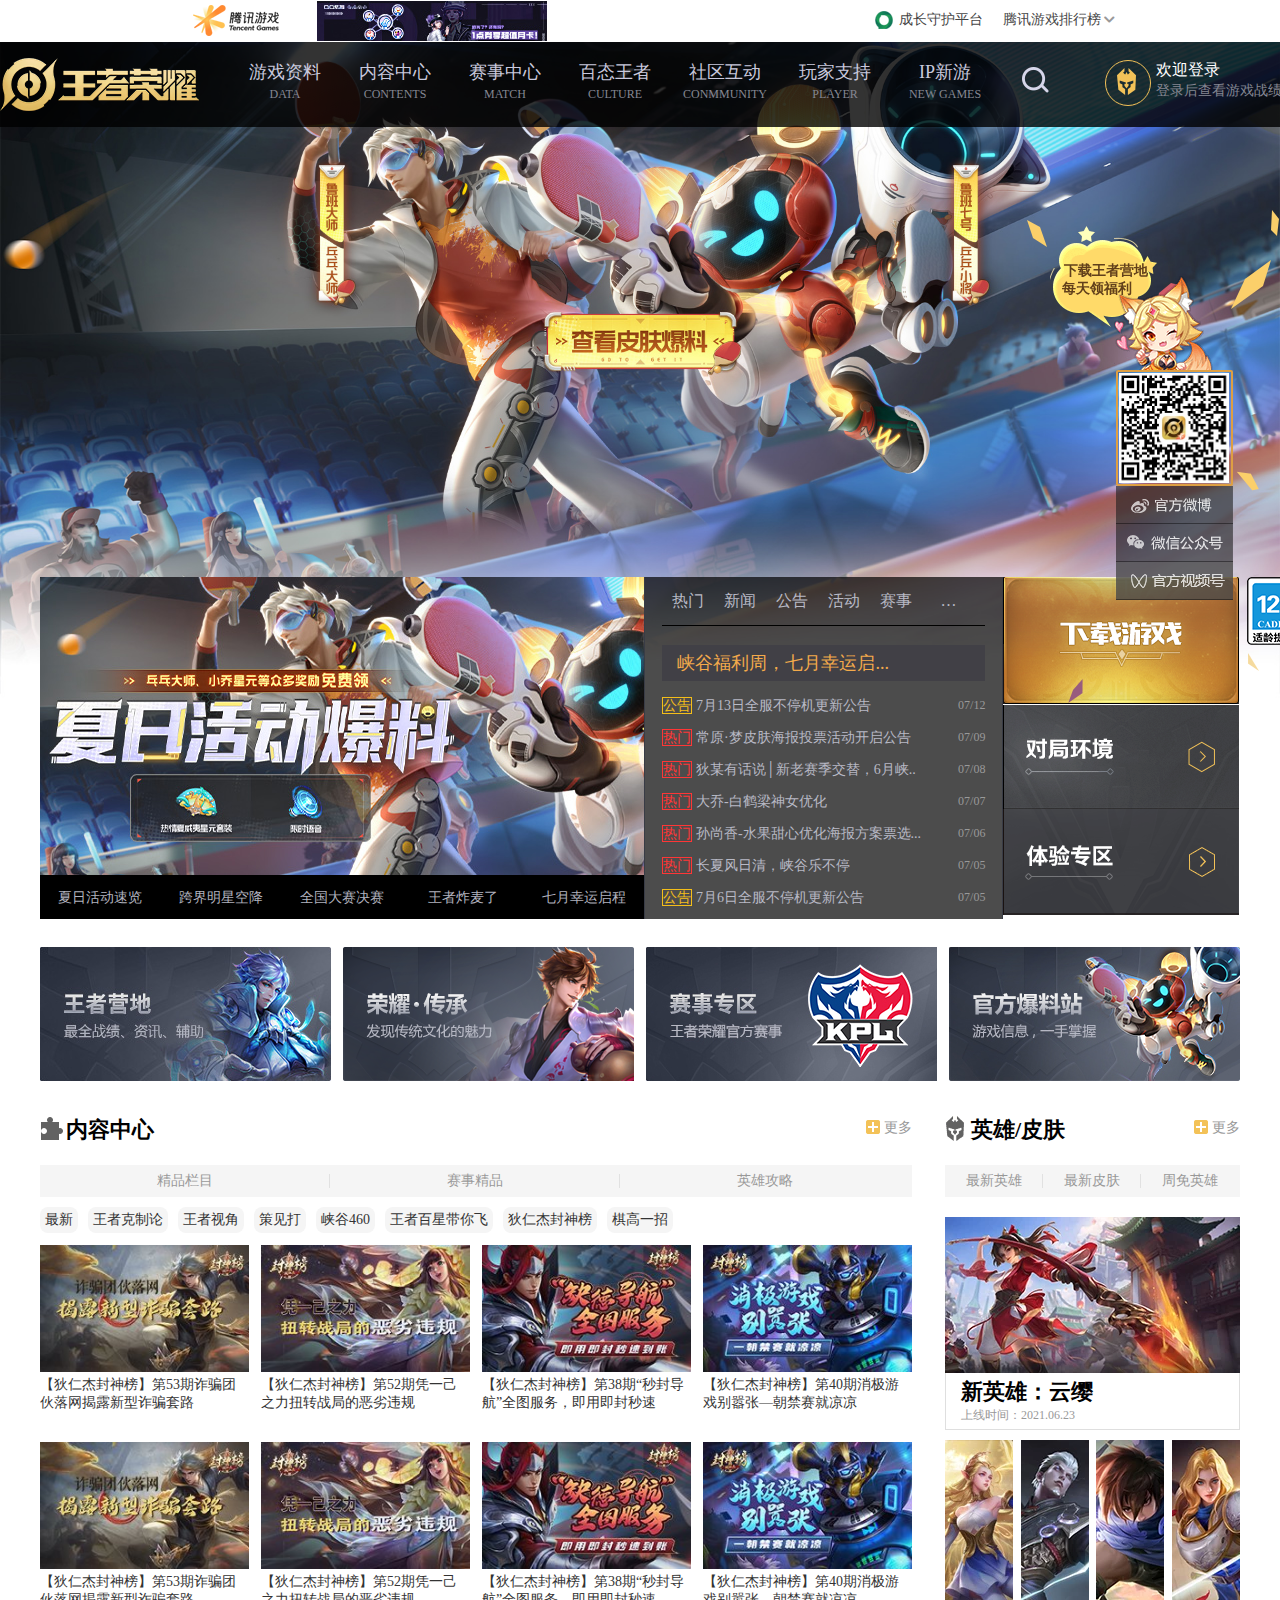
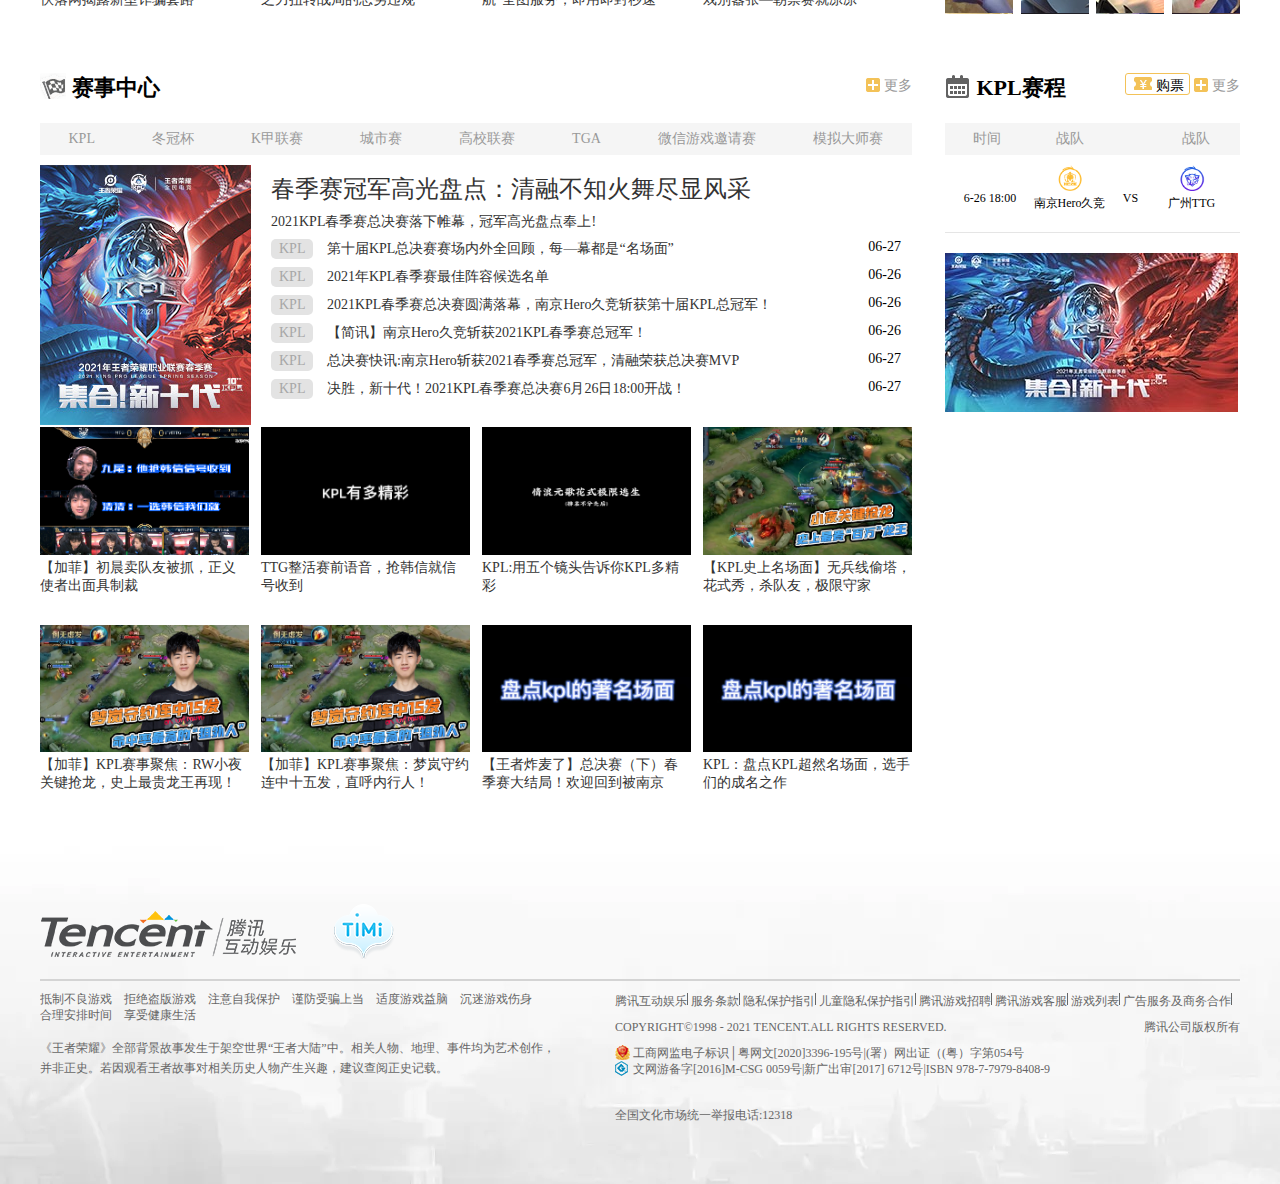
<file: index.html>
<!DOCTYPE html>
<html lang="en">

<head>
    <meta charset="UTF-8">
    <meta http-equiv="X-UA-Compatible" content="IE=edge">
    <meta name="viewport" content="width=device-width, initial-scale=1.0">
    <link rel="stylesheet" href="./css/index.css">
    <link rel="stylesheet" href="./css/comons.css">
    <link rel="stylesheet" href="./fa/css/all.css">
    <title>王者荣耀官方网站-腾讯游戏</title>
</head>

<body>
    <!-- 最上面的logo 排行榜 -->
    <div class="top_logo">
        <img class="fl" src="./img/logo (1).png" alt="">
        <a class="top_logo_tp" href="#"></a>
        <ul class="fr">
            <li class="tl_cz"><span class="top_logo_cz"></span><a href="javascript:;">成长守护平台</a></li>
            <li class="tx_tc">
                <a href="javascript:;">
                    <span class="tl_cz">腾讯游戏排行榜</span>
                    <i class="fa fa-chevron-down"></i>
                    <div class="tx_phb">
                        <!-- 新品端游排行榜 -->
                        <div class="fl">
                            <ul class="news_dgame">
                                <li>
                                    <h3>新品端游排行榜</h3>
                                    <i class="fa fa-chevron-right fr"></i>
                                    <div class="clear"></div>
                                </li>
                                <li>
                                    <a class="phb_qian3" href="#">
                                        <span>1</span>
                                        <span>穿越火线</span>
                                    </a>
                                </li>
                                <li>
                                    <a class="phb_qian3" href="#">
                                        <span>2</span>
                                        <span>英雄联盟LOL</span>
                                    </a>
                                </li>
                                <li>
                                    <a class="phb_qian3" href="#">
                                        <span>3</span>
                                        <span>地下城与勇士</span>
                                    </a>
                                </li>
                                <li>
                                    <a href="javascript:;">
                                        <span>4</span>
                                        <span>FIFA Online 4</span>
                                    </a>
                                </li>
                                <li>
                                    <a href="javascript:;">
                                        <span>5</span>
                                        <span>NBA2K Online2</span>
                                    </a>
                                </li>
                            </ul>

                            <!-- 热门端游排行榜 -->
                            <ul class="hot_dgame">
                                <li>
                                    <h3>热门端游排行榜</h3>
                                    <i class="fa fa-chevron-right fr"></i>
                                    <div class="clear"></div>
                                </li>
                                <li>
                                    <a class="phb_qian3" href="#">
                                        <span>1</span>
                                        <span>穿越火线</span>
                                    </a>
                                </li>
                                <li>
                                    <a class="phb_qian3" href="#">
                                        <span>2</span>
                                        <span>英雄联盟</span>
                                    </a>
                                </li>
                                <li>
                                    <a class="phb_qian3" href="#">
                                        <span>3</span>
                                        <span>地下城与勇士</span>
                                    </a>
                                </li>
                                <li>
                                    <a href="javascript:;">
                                        <span>4</span>
                                        <span>FIFA Online 4</span>
                                    </a>
                                </li>
                                <li>
                                    <a href="javascript:;">
                                        <span>5</span>
                                        <span>NBA2K Online 2</span>
                                    </a>
                                </li>
                            </ul>
                        </div>
                        <div class="fr">
                            <!-- 新品端游排行榜 -->
                            <ul class="news_sgame">
                                <li>
                                    <h3>新品手游排行榜</h3>
                                    <i class="fa fa-chevron-right fr"></i>
                                    <div class="clear"></div>
                                </li>
                                <li>
                                    <a class="phb_qian3" href="#">
                                        <span>1</span>
                                        <span>妄想山海</span>
                                    </a>
                                </li>
                                <li>
                                    <a class="phb_qian3" href="#">
                                        <span>2</span>
                                        <span>和平精英</span>
                                    </a>
                                </li>
                                <li>
                                    <a class="phb_qian3" href="#">
                                        <span>3</span>
                                        <span>穿越火线：枪战王者</span>
                                    </a>
                                </li>
                                <li>
                                    <a href="javascript:;">
                                        <span>4</span>
                                        <span>火影忍者</span>
                                    </a>
                                </li>
                            </ul>
                            <!-- 新品端游排行榜 -->
                            <ul class="hot_sgame">
                                <li>
                                    <h3>热门手游排行榜</h3>
                                    <i class="fa fa-chevron-right fr"></i>
                                    <div class="clear"></div>
                                </li>
                                <li>
                                    <a class="phb_qian3" href="#">
                                        <span>1</span>
                                        <span>王者荣耀</span>
                                    </a>
                                </li>
                                <li>
                                    <a class="phb_qian3" href="#">
                                        <span>2</span>
                                        <span>和平精英</span>
                                    </a>
                                </li>
                                <li>
                                    <a class="phb_qian3" href="#">
                                        <span>3</span>
                                        <span>妄想山海</span>
                                    </a>
                                </li>
                                <li>
                                    <a href="javascript:;">
                                        <span>4</span>
                                        <span>穿越火线：枪战王者</span>
                                    </a>
                                </li>
                            </ul>
                        </div>
                    </div>
                </a>
            </li>
        </ul>
        <div class="clear"></div>
    </div>

    <!-- 导航部分 -->
    <div class="banner">
        <!-- 导航 -->
        <div class="nav">
            <div class="nav_out">
                <div class="nav_dh">
                    <a href="index.html" class="hdsy"></a>
                    <ul>
                        <li>
                            <a href="javascript:;">
                                <p>游戏资料</p>
                                <span>DATA</span>
                            </a>
                        </li>
                        <li>
                            <a href="gonglue.html" target="_blank">
                                <p>内容中心</p>
                                <span>CONTENTS</span>
                            </a>
                        </li>
                        <li>
                            <a href="javascript:;">
                                <p>赛事中心</p>
                                <span>MATCH</span>
                            </a>
                        </li>
                        <li>
                            <a href="javascript:;">
                                <p>百态王者</p>
                                <span>CULTURE</span>
                            </a>
                        </li>
                        <li>
                            <a href="javascript:;">
                                <p>社区互动</p>
                                <span>CONMMUNITY</span>
                            </a>
                        </li>
                        <li>
                            <a href="javascript:;">
                                <p>玩家支持</p>
                                <span>PLAYER</span>
                            </a>
                        </li>
                        <li>
                            <a href="javascript:;">
                                <p>IP新游</p>
                                <span>NEW GAMES</span>
                            </a>
                        </li>
                    </ul>
                    <a href="javascript:;"><span></span></a>
                    <div class="nav_login">
                        <span class="nav_login_logo"></span>
                        <p><a href="javascript:;">欢迎登录</a></p>
                        <span>登录后查看游戏战绩</span>
                    </div>
                </div>
                <!-- 导航的下拉菜单 -->
                <div class="nav_down">
                    <ul>
                        <li><a href="javascript:;">版本介绍</a></li>
                        <li><a href="javascript:;">游戏介绍</a></li>
                        <li><a href="javascript:;">英雄资料</a></li>
                        <li><a href="javascript:;"><span class="nd_news">N</span>爆料站</a></li>
                        <li><a href="javascript:;"><span class="nd_news">N</span>故事站</a></li>
                        <li><a href="javascript:;">游戏壁纸</a></li>
                    </ul>
                    <ul>
                        <li><a href="javascript:;">攻略中心</a></li>
                        <li><a href="javascript:;">英雄攻略</a></li>
                        <li><a href="javascript:;">视频中心</a></li>
                        <li><a href="javascript:;"><span class="nd_news">N</span>开放素材库</a></li>
                        <li><a href="javascript:;">王者视角</a></li>
                        <li><a href="javascript:;">作者入驻</a></li>
                        <li><a href="javascript:;">媒体入驻</a></li>
                    </ul>
                    <ul>
                        <li><a href="javascript:;"><span class="nd_hot">H</span>冬季冠军杯</a></li>
                        <li><a href="javascript:;"><span class="nd_hot">H</span>KPL</a></li>
                        <li><a href="javascript:;"><span class="nd_hot">H</span>全国大赛</a></li>
                        <li><a href="javascript:;">模拟站大师赛</a></li>
                        <li><a href="javascript:;"><span class="nd_news">N</span>K甲联赛</a></li>
                        <li><a href="javascript:;">高校赛</a></li>
                        <li><a href="javascript:;">全民赛</a></li>
                        <li><a href="javascript:;"><span class="nd_news">N</span>赛事数据</a></li>
                    </ul>
                    <ul>
                        <li><a href="javascript:;">荣耀·传承</a></li>
                        <li><a href="javascript:;">王者文化站</a></li>
                        <li><a href="javascript:;">王者音乐听</a></li>
                        <li><a href="javascript:;">万千世界</a></li>
                        <li><a href="javascript:;">星光殿堂</a></li>
                        <li><a href="javascript:;">商店特权</a></li>
                        <li><a href="javascript:;"><span class="nd_news">N</span>IP共创计划</a></li>
                    </ul>
                    <ul>
                        <li><a href="javascript:;"><span class="nd_news">N</span>创意互动营</a></li>
                        <li><a href="javascript:;"><span class="nd_news">N</span>王者营地</a></li>
                        <li><a href="javascript:;">手Q部落</a></li>
                        <li><a href="javascript:;">微信圈子</a></li>
                        <li><a href="javascript:;">官方微博</a></li>
                        <li><a href="javascript:;">微信公众号</a></li>
                        <li><a href="javascript:;">手Q订阅号</a></li>
                    </ul>
                    <ul>
                        <li><a href="javascript:;"><span class="nd_cz"></span>成长守护平台</a></li>
                        <li><a href="javascript:;"><span class="nd_news">N</span>对局环境情报站</a></li>
                        <li><a href="javascript:;">客服专区</a></li>
                        <li><a href="javascript:;">礼包兑换</a></li>
                        <li><a href="javascript:;">自助服务</a></li>
                    </ul>
                    <ul>
                        <li><a href="javascript:;"><span class="nd_news">N</span>代号·破晓</a></li>
                        <li><a href="javascript:;"><span class="nd_news">N</span>代号·启程</a></li>
                    </ul>
                </div>
            </div>
            <div class="nav_kong">
                <a href="javascript:;"></a>
            </div>

            <!-- 主内容区 -->
            <div class="main">
                <!-- 主内容上部分 -->
                <div class="main_top">
                    <!-- 轮播图 -->
                    <div class="lunbotu fl">
                        <div class="lbt"><a href="javascript:;"></a></div>
                        <div class="lbt_bt">
                            <ul>
                                <li><a href="javascript:;">夏日活动速览</a></li>
                                <li><a href="javascript:;">跨界明星空降</a></li>
                                <li><a href="javascript:;">全国大赛决赛</a></li>
                                <li><a href="javascript:;">王者炸麦了</a></li>
                                <li><a href="javascript:;">七月幸运启程</a></li>
                            </ul>
                        </div>
                    </div>
                    <!-- 热门 新闻 公告 活动 赛事 -->
                    <div class="remen fl">
                        <ul class="rm_tt">
                            <li><a href="javascript:;">热门</a></li>
                            <li><a href="javascript:;">新闻</a></li>
                            <li><a href="javascript:;">公告</a></li>
                            <li><a href="javascript:;">活动</a></li>
                            <li><a href="javascript:;">赛事</a></li>
                            <li><a href="javascript:;">…</a></li>
                        </ul>
                        <div class="remen_cont">
                            <span class="remn_tt">峡谷福利周，七月幸运启...</span>
                            <ul>
                                <li>
                                    <span class="rm_gg">公告</span>
                                    <a href="javascript:;">7月13日全服不停机更新公告</a>
                                    <span>07/12</span>
                                </li>
                                <li>
                                    <span>热门</span>
                                    <a href="javascript:;">常原·梦皮肤海报投票活动开启公告</a>
                                    <span>07/09</span>
                                </li>
                                <li>
                                    <span>热门</span>
                                    <a href="javascript:;">狄某有话说│新老赛季交替，6月峡..</a>
                                    <span>07/08</span>
                                </li>
                                <li>
                                    <span>热门</span>
                                    <a href="javascript:;">大乔-白鹤梁神女优化</a>
                                    <span>07/07</span>
                                </li>
                                <li>
                                    <span>热门</span>
                                    <a href="javascript:;">孙尚香-水果甜心优化海报方案票选...</a>
                                    <span>07/06</span>
                                </li>
                                <li>
                                    <span>热门</span>
                                    <a href="javascript:;">长夏风日清，峡谷乐不停</a>
                                    <span>07/05</span>
                                </li>
                                <li>
                                    <span class="rm_gg">公告</span>
                                    <a href="javascript:;">7月6日全服不停机更新公告</a>
                                    <span>07/05</span>
                                </li>
                            </ul>
                        </div>
                    </div>
                    <!-- 下载游戏 对局环境 体验专区 -->
                    <div class="downs_dj_ty fl">
                        <a href="javascript:;" class="mt_downs"></a>
                        <a href="javascript:;" class="mt_dj"></a>
                        <a href="javascript:;" class="mt_ty"></a>
                    </div>
                    <div class="clear"></div>
                    <!-- 适龄提示 -->
                    <div class="shiling_tips">
                        <a href="javascript:;">
                            <img src="./img/shiling.png" alt="">
                        </a>
                    </div>
                </div>

                <!-- 快速入口 -->
                <div class="quick_entrance">
                    <div class="qe_img"><a href="javascript:;"><img src="./img/ban_1.jpg" alt=""></a></div>
                    <div class="qe_img"><a href="javascript:;"><img src="./img/ban_2.png" alt=""></a></div>
                    <div class="qe_img"><a href="javascript:;"><img src="./img/ban_3.jpg" alt=""></a></div>
                    <div class="qe_img" id="qe_img"><a href="javascript:;"><img src="./img/ban_4.jpg" alt=""></a></div>
                </div>
                <div class="clear"></div>

                <!-- 内容中心 英雄/皮肤 -->
                <div class="contents">
                    <div class="contents_left fl">
                        <h2 class="fl"><span class="cl_lgo"></span>内容中心</h2>
                        <a href="javascript:;" class="con_more fr"><span class="con_more_tb"></span>更多</a>
                        <div class="clear"></div>
                        <ul class="cont_ltitle">
                            <li><a href="javascript:;">精品栏目</a></li>
                            <li class="ct_shuxian"></li>
                            <li><a href="javascript:;">赛事精品</a></li>
                            <li class="ct_shuxian"></li>
                            <li><a href="javascript:;">英雄攻略</a></li>
                        </ul>
                        <ul class="cont_xj_tt">
                            <li><a href="javascript:;">最新</a></li>
                            <li><a href="javascript:;">王者克制论</a></li>
                            <li><a href="javascript:;">王者视角</a></li>
                            <li><a href="javascript:;">策见打</a></li>
                            <li><a href="javascript:;">峡谷460</a></li>
                            <li><a href="javascript:;">王者百星带你飞</a></li>
                            <li><a href="javascript:;">狄仁杰封神榜</a></li>
                            <li><a href="javascript:;">棋高一招</a></li>
                        </ul>
                        <div class="shipin">
                            <div class="sp_gt">
                                <img src="./img/content_1.jfif" alt="">
                                <p><a href="javascript:;">【狄仁杰封神榜】第53期诈骗团伙落网揭露新型诈骗套路</a></p>
                                <div class="sp_bofang">
                                    <div class="sp_bf_an"></div>
                                </div>
                            </div>
                            <div class="sp_gt">
                                <img src="./img/content_2.jfif" alt="">
                                <p><a href="javascript:;">【狄仁杰封神榜】第52期凭一己之力扭转战局的恶劣违规</a></p>
                                <div class="sp_bofang">
                                    <div class="sp_bf_an"></div>
                                </div>
                            </div>
                            <div class="sp_gt">
                                <img src="./img/content_3.jfif" alt="">
                                <p><a href="javascript:;">【狄仁杰封神榜】第38期“秒封导航”全图服务，即用即封秒速</a></p>
                                <div class="sp_bofang">
                                    <div class="sp_bf_an"></div>
                                </div>
                            </div>
                            <div class="sp_gt_last">
                                <img src="./img/content_4.jfif" alt="">
                                <p><a href="javascript:;">【狄仁杰封神榜】第40期消极游戏别嚣张—朝禁赛就凉凉</a></p>
                                <div class="sp_bofang">
                                    <div class="sp_bf_an"></div>
                                </div>
                            </div>
                            <div class="sp_gt">
                                <img src="./img/content_1.jfif" alt="">
                                <p><a href="javascript:;">【狄仁杰封神榜】第53期诈骗团伙落网揭露新型诈骗套路</a></p>
                                <div class="sp_bofang">
                                    <div class="sp_bf_an"></div>
                                </div>
                            </div>
                            <div class="sp_gt">
                                <img src="./img/content_2.jfif" alt="">
                                <p><a href="javascript:;">【狄仁杰封神榜】第52期凭一己之力扭转战局的恶劣违规</a></p>
                                <div class="sp_bofang">
                                    <div class="sp_bf_an"></div>
                                </div>
                            </div>
                            <div class="sp_gt">
                                <img src="./img/content_3.jfif" alt="">
                                <p><a href="javascript:;">【狄仁杰封神榜】第38期“秒封导航”全图服务，即用即封秒速</a></p>
                                <div class="sp_bofang">
                                    <div class="sp_bf_an"></div>
                                </div>
                            </div>
                            <div class="sp_gt_last">
                                <img src="./img/content_4.jfif" alt="">
                                <p><a href="javascript:;">【狄仁杰封神榜】第40期消极游戏别嚣张—朝禁赛就凉凉</a></p>
                                <div class="sp_bofang">
                                    <div class="sp_bf_an"></div>
                                </div>
                            </div>
                        </div>
                    </div>
                    <!-- 英雄 皮肤 -->
                    <div class="contents_right fr">
                        <h2 class="fl"><span class="cr_lgo"></span>英雄/皮肤</h2>
                        <a href="javascript:;" class="con_more fr"><span class="con_more_tb"></span>更多</a>
                        <div class="clear"></div>
                        <ul class="cont_rtitle">
                            <li><a href="javascript:;">最新英雄</a></li>
                            <li class="ct_shuxian"></li>
                            <li><a href="javascript:;">最新皮肤</a></li>
                            <li class="ct_shuxian"></li>
                            <li><a href="javascript:;">周免英雄</a></li>
                        </ul>
                        <div class="new_hero">
                            <img src="./img/538.jpg" alt="">
                            <div class="nh_info">
                                <h2>新英雄：云缨</h2>
                                <span>上线时间：2021.06.23</span>
                            </div>
                            <div class="other_nh">
                                <a href="javascript:;"><span>艾琳</span></a>
                                <a href="javascript:;"><span>司空震</span></a>
                                <a href="javascript:;"><span>澜</span></a>
                                <a class="o_last" href="javascript:;"><span>夏洛特</span></a>
                            </div>
                        </div>
                    </div>
                </div>

                <!-- 赛事中心 KPL赛程 -->
                <div class="match">
                    <div class="match_left fl">
                        <h2 class="fl"><span class="ml_lgo"></span>&nbsp;赛事中心</h2>
                        <a href="javascript:;" class="m_more fr"><span class="m_more_tb"></span>更多</a>
                        <div class="clear"></div>
                        <!-- 比赛的导航栏 -->
                        <ul class="match_ltitle">
                            <li><a href="javascript:;">KPL</a></li>
                            <li class="m_shuxian"></li>
                            <li><a href="javascript:;">冬冠杯</a></li>
                            <li class="m_shuxian"></li>
                            <li><a href="javascript:;">K甲联赛</a></li>
                            <li class="m_shuxian"></li>
                            <li><a href="javascript:;">城市赛</a></li>
                            <li class="m_shuxian"></li>
                            <li><a href="javascript:;">高校联赛</a></li>
                            <li class="m_shuxian"></li>
                            <li><a href="javascript:;">TGA</a></li>
                            <li class="m_shuxian"></li>
                            <li><a href="javascript:;">微信游戏邀请赛</a></li>
                            <li class="m_shuxian"></li>
                            <li><a href="javascript:;">模拟大师赛</a></li>
                        </ul>
                        <!-- KPL的内容 -->
                        <div class="match_KPL">
                            <img class="fl" src="./img/match_left.jpg" alt="">
                            <ul class="m_KPL_tt">
                                <li>
                                    <h2><a href="javascript:;">春季赛冠军高光盘点：清融不知火舞尽显风采</a></h2>
                                </li>
                                <li><a href="javascript:;">2021KPL春季赛总决赛落下帷幕，冠军高光盘点奉上!</a></li>
                                <li>
                                    <span>KPL</span>
                                    <span><a href="javascript:;">第十届KPL总决赛赛场内外全回顾，每—幕都是“名场面”</a></span>
                                    <span>06-27</span>
                                </li>
                                <li>
                                    <span>KPL</span>
                                    <span><a href="javascript:;">2021年KPL春季赛最佳阵容候选名单</a></span>
                                    <span>06-26</span>
                                </li>
                                <li>
                                    <span>KPL</span>
                                    <span><a href="javascript:;">2021KPL春季赛总决赛圆满落幕，南京Hero久竞斩获第十届KPL总冠军！</a></span>
                                    <span>06-26</span>
                                </li>
                                <li>
                                    <span>KPL</span>
                                    <span><a href="javascript:;">【简讯】南京Hero久竞斩获2021KPL春季赛总冠军！</a></span>
                                    <span>06-26</span>
                                </li>
                                <li>
                                    <span>KPL</span>
                                    <span><a href="javascript:;">总决赛快讯:南京Hero斩获2021春季赛总冠军，清融荣获总决赛MVP</a></span>
                                    <span>06-27</span>
                                </li>
                                <li>
                                    <span>KPL</span>
                                    <span><a href="javascript:;">决胜，新十代！2021KPL春季赛总决赛6月26日18:00开战！</a></span>
                                    <span>06-27</span>
                                </li>
                            </ul>
                        </div>
                        <div class="clear"></div>
                        <!-- 视频 -->
                        <div class="shipin">
                            <div class="sp_gt">
                                <img src="./img/macth1.jpg" alt="">
                                <p><a href="javascript:;">【加菲】初晨卖队友被抓，正义使者出面具制裁</a></p>
                                <div class="sp_bofang">
                                    <div class="sp_bf_an"></div>
                                </div>
                            </div>
                            <div class="sp_gt">
                                <img src="./img/macth2.jpg" alt="">
                                <p><a href="javascript:;">TTG整活赛前语音，抢韩信就信号收到</a></p>
                                <div class="sp_bofang">
                                    <div class="sp_bf_an"></div>
                                </div>
                            </div>
                            <div class="sp_gt">
                                <img src="./img/macth3.jpg" alt="">
                                <p><a href="javascript:;">KPL:用五个镜头告诉你KPL多精彩</a></p>
                                <div class="sp_bofang">
                                    <div class="sp_bf_an"></div>
                                </div>
                            </div>
                            <div class="sp_gt_last">
                                <img src="./img/macth4.png" alt="">
                                <p><a href="javascript:;">【KPL史上名场面】无兵线偷塔，花式秀，杀队友，极限守家</a></p>
                                <div class="sp_bofang">
                                    <div class="sp_bf_an"></div>
                                </div>
                            </div>
                            <div class="sp_gt">
                                <img src="./img/macth5.png" alt="">
                                <p><a href="javascript:;">【加菲】KPL赛事聚焦：RW小夜关键抢龙，史上最贵龙王再现！</a></p>
                                <div class="sp_bofang">
                                    <div class="sp_bf_an"></div>
                                </div>
                            </div>
                            <div class="sp_gt">
                                <img src="./img/macth5.png" alt="">
                                <p><a href="javascript:;">【加菲】KPL赛事聚焦：梦岚守约连中十五发，直呼内行人！</a></p>
                                <div class="sp_bofang">
                                    <div class="sp_bf_an"></div>
                                </div>
                            </div>
                            <div class="sp_gt">
                                <img src="./img/macth7.jpg" alt="">
                                <p><a href="javascript:;">【王者炸麦了】总决赛（下）春季赛大结局！欢迎回到被南京</a></p>
                                <div class="sp_bofang">
                                    <div class="sp_bf_an"></div>
                                </div>
                            </div>
                            <div class="sp_gt_last">
                                <img src="./img/macth7.jpg" alt="">
                                <p><a href="javascript:;">KPL：盘点KPL超然名场面，选手们的成名之作</a></p>
                                <div class="sp_bofang">
                                    <div class="sp_bf_an"></div>
                                </div>
                            </div>
                        </div>
                    </div>
                    <div class="match_right fr">
                        <h2 class="fl"><span class="mr_lgo"></span>&nbsp;KPL赛程</h2>
                        <a href="javascript:;" class="m_more fr">
                            <span class="m_more_tb"></span>更多
                        </a>
                        <span class="mr_goupiao fr">
                            <a><span class="mr_gp_tb"></span>购票</a>
                        </span>
                        <div class="clear"></div>
                        <ul class="m_rtitle">
                            <li class="mrt_time"><a href="javascript:;">时间</a></li>
                            <li><a href="javascript:;">战队</a></li>
                            <li style="width: 43px;"></li>
                            <li><a href="javascript:;">战队</a></li>
                        </ul>
                        <ul class="match_time">
                            <li style="width: 80px;">6-26 18:00</li>
                            <li class="zh_aa">
                                <span class="zh_tb zh_Hero"></span><br>
                                <span>南京Hero久竞</span>
                            </li>
                            <li style="width: 43px;">VS</li>
                            <li class="zh_aa">
                                <span class="zh_tb zh_TTG"></span><br>
                                <span>广州TTG</span>
                            </li>
                        </ul>
                        <img src="./img/match_right.jpg" alt="">
                    </div>
                </div>

            </div>
            <div class="clear"></div>
        </div>
    </div>

    <!-- 侧边的导航 -->
    <div class="r_nav">
        <div class="r_dj">
            <span>下载王者营地每天领福利</span>
        </div>
        <ul class="r_con">
            <li class="wzyd">
                <a href="javascript:;">
                    <img src="./img/r_code.jpg" width="110px" alt="">
                </a>
            </li>
            <li>
                <a href="javascript:;"></a>
                <div class="r_con_tc r_weibo">
                    <img src="./img/gzh_code.jpg" alt="">
                    <p>扫码<span>关注官方微博</span><br>获取<span>一手爆料及福利</span></p>
                </div>
            </li>
            <li>
                <a href="javascript:;"></a>
                <div class="r_con_tc r_weixin">
                    <img src="./img/gzh_code.jpg" alt="">
                    <p>扫码<span>关注官方公众号</span><br>获取<span>最新资讯及好礼</span></p>
                </div>
            </li>
            <li>
                <a href="javascript:;"></a>
                <div class="r_con_tc r_guanfang">
                    <img src="./img/gzh_code.jpg" alt="">
                    <p>扫码<span>关注官方视频号</span><br>获取<span>精彩视频及福利</span></p>
                </div>
            </li>
        </ul>
    </div>

    <!-- 页面下面的部分 -->
    <div class="footer_">
        <div class="footer_jz">
            <div class="footer_logo"></div>
            <div class="footer_cont">
                <div class="footer_l fl">
                    <ul>
                        <li>抵制不良游戏</li>
                        <li>拒绝盗版游戏</li>
                        <li>注意自我保护</li>
                        <li>谨防受骗上当</li>
                        <li>适度游戏益脑</li>
                        <li>沉迷游戏伤身</li>
                        <li>合理安排时间</li>
                        <li>享受健康生活</li>
                    </ul>
                    <div class="clear"></div>
                    <p>《王者荣耀》全部背景故事发生于架空世界“王者大陆”中。相关人物、地理、事件均为艺术创作，并非正史。若因观看王者故事对相关历史人物产生兴趣，建议查阅正史记载。</p>
                </div>
                <div class="footer_r fr">
                    <ul>
                        <li>
                            <a href="javascript:;">腾讯互动娱乐</a><span></span>
                            <a href="javascript:;">服务条款</a><span></span>
                            <a href="javascript:;">隐私保护指引</a><span></span>
                            <a href="javascript:;">儿童隐私保护指引</a><span></span>
                            <a href="javascript:;">腾讯游戏招聘</a><span></span>
                            <a href="javascript:;">腾讯游戏客服</a><span></span>
                            <a href="javascript:;">游戏列表</a><span></span>
                            <a href="javascript:;">广告服务及商务合作</a><span></span>
                        </li>
                        <li>COPYRIGHT&copy;1998 - 2021 TENCENT.ALL RIGHTS RESERVED. <a class="fr" href="#">腾讯公司版权所有</a>
                        </li>
                        <li>工商网监电子标识│粤网文[2020]3396-195号|(署）网出证（(粤）字第054号</li>
                        <li>文网游备字[2016]M-CSG 0059号|新广出审[2017] 6712号|ISBN 978-7-7979-8408-9</li>
                    </ul>
                    <p class="footer_last_p">全国文化市场统一举报电话:12318</p>
                </div>
            </div>
        </div>
    </div>
</body>

</html>
</file>
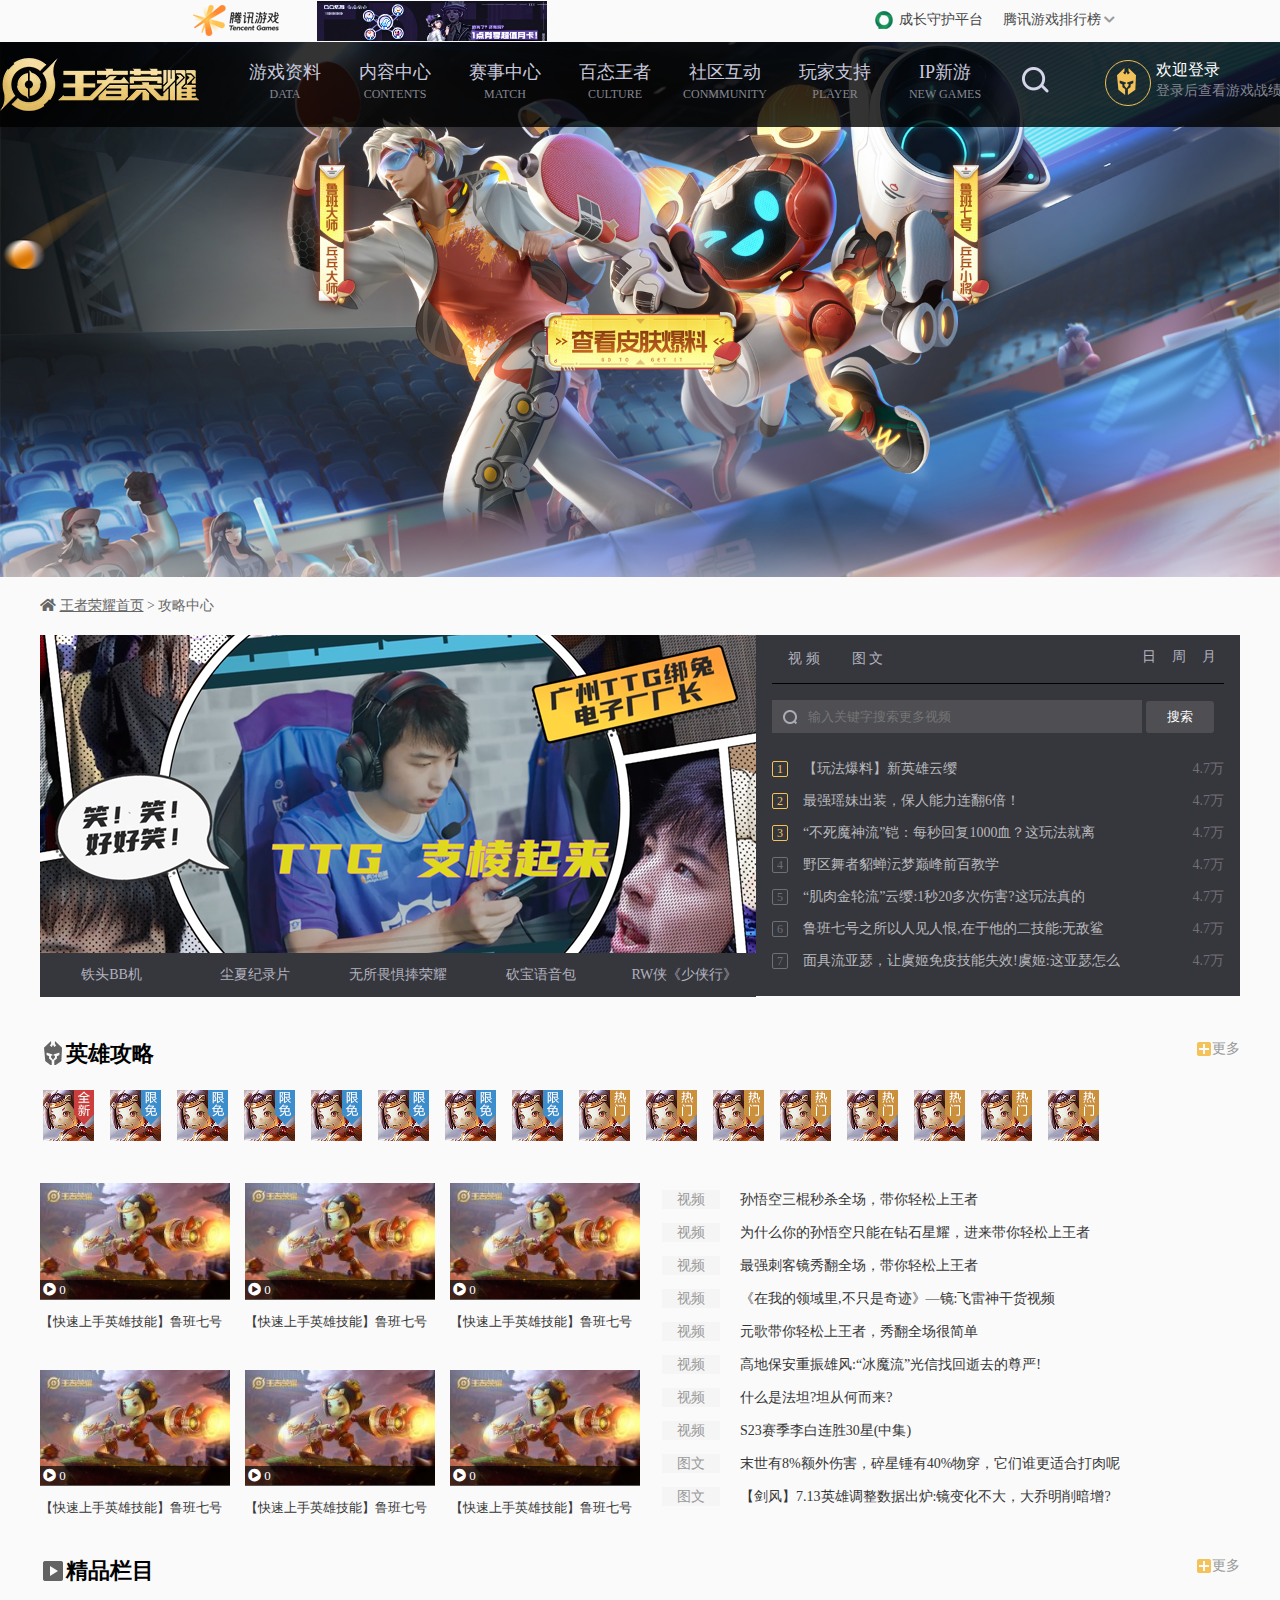
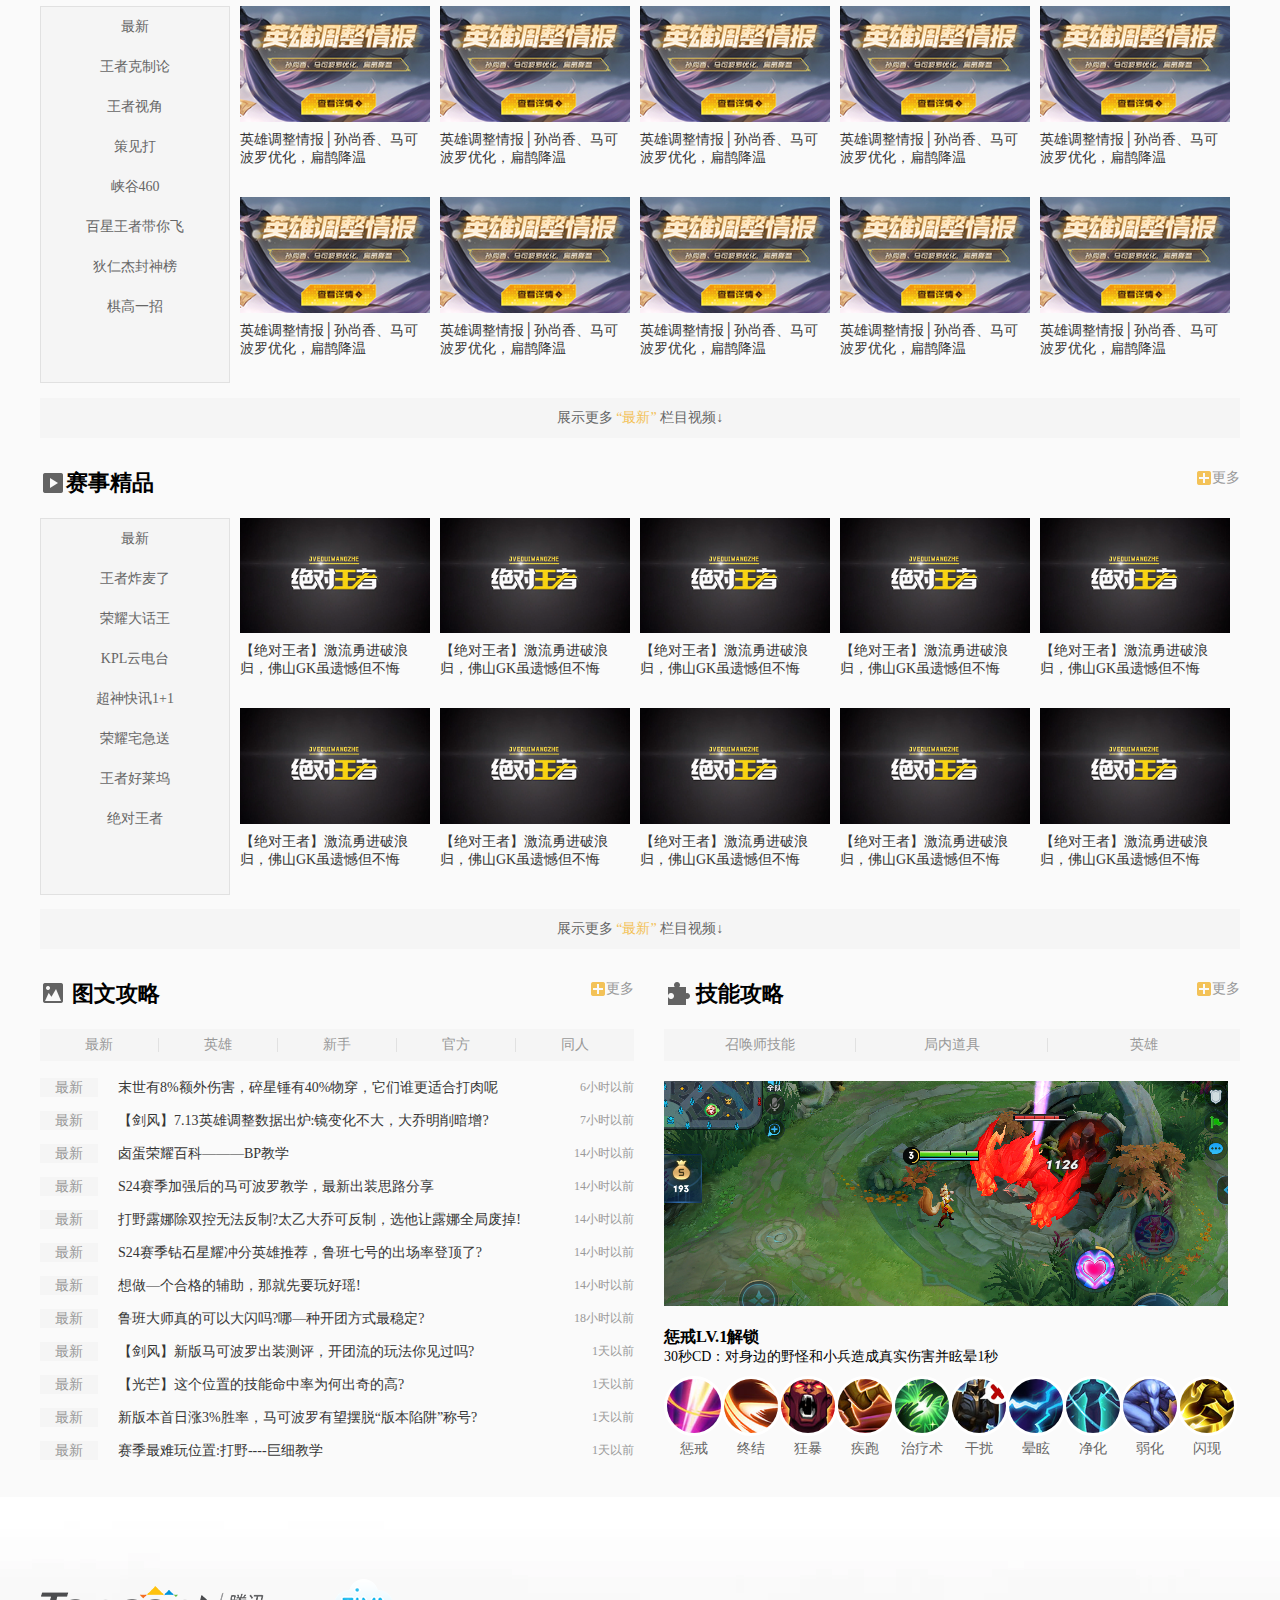
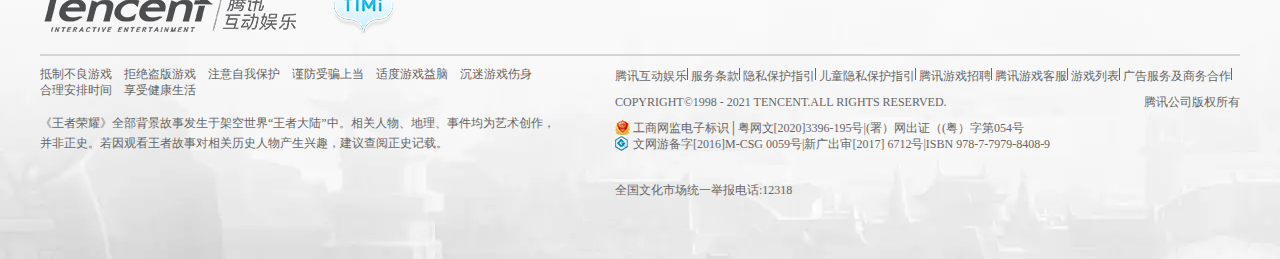
<file: gonglue.html>
<!DOCTYPE html>
<html lang="en">

<head>
    <meta charset="UTF-8">
    <meta http-equiv="X-UA-Compatible" content="IE=edge">
    <meta name="viewport" content="width=device-width, initial-scale=1.0">
    <link rel="stylesheet" href="./css/comons.css">
    <link rel="stylesheet" href="./css/gl.css">
    <link rel="stylesheet" href="./fa/css/all.css">
    <title>王者荣耀攻略-王者荣耀官方网站-腾讯游戏</title>
</head>

<body>
    <!-- 最上面的logo 排行榜 -->
    <div class="top_logo">
        <img class="fl" src="./img/logo (1).png" alt="">
        <a class="top_logo_tp" href="#"></a>
        <ul class="fr">
            <li class="tl_cz"><span class="top_logo_cz"></span><a href="#">成长守护平台</a></li>
            <li class="tx_tc">
                <a href="#">
                    <span class="tl_cz">腾讯游戏排行榜</span>
                    <i class="fa fa-chevron-down"></i>
                    <!-- 腾讯游戏排行榜 -->
                    <div class="tx_phb">
                        <!-- 新品端游排行榜 -->
                        <div class="fl">
                            <ul class="news_dgame">
                                <li>
                                    <h3>新品端游排行榜</h3>
                                    <i class="fa fa-chevron-right fr"></i>
                                    <div class="clear"></div>
                                </li>
                                <li>
                                    <a class="phb_qian3" href="#">
                                        <span>1</span>
                                        <span>穿越火线</span>
                                    </a>
                                </li>
                                <li>
                                    <a class="phb_qian3" href="#">
                                        <span>2</span>
                                        <span>英雄联盟LOL</span>
                                    </a>
                                </li>
                                <li>
                                    <a class="phb_qian3" href="#">
                                        <span>3</span>
                                        <span>地下城与勇士</span>
                                    </a>
                                </li>
                                <li>
                                    <a href="#">
                                        <span>4</span>
                                        <span>FIFA Online 4</span>
                                    </a>
                                </li>
                                <li>
                                    <a href="#">
                                        <span>5</span>
                                        <span>NBA2K Online2</span>
                                    </a>
                                </li>
                            </ul>

                            <!-- 热门端游排行榜 -->
                            <ul class="hot_dgame">
                                <li>
                                    <h3>热门端游排行榜</h3>
                                    <i class="fa fa-chevron-right fr"></i>
                                    <div class="clear"></div>
                                </li>
                                <li>
                                    <a class="phb_qian3" href="#">
                                        <span>1</span>
                                        <span>穿越火线</span>
                                    </a>
                                </li>
                                <li>
                                    <a class="phb_qian3" href="#">
                                        <span>2</span>
                                        <span>英雄联盟</span>
                                    </a>
                                </li>
                                <li>
                                    <a class="phb_qian3" href="#">
                                        <span>3</span>
                                        <span>地下城与勇士</span>
                                    </a>
                                </li>
                                <li>
                                    <a href="#">
                                        <span>4</span>
                                        <span>FIFA Online 4</span>
                                    </a>
                                </li>
                                <li>
                                    <a href="#">
                                        <span>5</span>
                                        <span>NBA2K Online 2</span>
                                    </a>
                                </li>
                            </ul>
                        </div>
                        <div class="fr">
                            <!-- 新品端游排行榜 -->
                            <ul class="news_sgame">
                                <li>
                                    <h3>新品手游排行榜</h3>
                                    <i class="fa fa-chevron-right fr"></i>
                                    <div class="clear"></div>
                                </li>
                                <li>
                                    <a class="phb_qian3" href="#">
                                        <span>1</span>
                                        <span>妄想山海</span>
                                    </a>
                                </li>
                                <li>
                                    <a class="phb_qian3" href="#">
                                        <span>2</span>
                                        <span>和平精英</span>
                                    </a>
                                </li>
                                <li>
                                    <a class="phb_qian3" href="#">
                                        <span>3</span>
                                        <span>穿越火线：枪战王者</span>
                                    </a>
                                </li>
                                <li>
                                    <a href="#">
                                        <span>4</span>
                                        <span>火影忍者</span>
                                    </a>
                                </li>
                            </ul>
                            <!-- 新品端游排行榜 -->
                            <ul class="hot_sgame">
                                <li>
                                    <h3>热门手游排行榜</h3>
                                    <i class="fa fa-chevron-right fr"></i>
                                    <div class="clear"></div>
                                </li>
                                <li>
                                    <a class="phb_qian3" href="#">
                                        <span>1</span>
                                        <span>王者荣耀</span>
                                    </a>
                                </li>
                                <li>
                                    <a class="phb_qian3" href="#">
                                        <span>2</span>
                                        <span>和平精英</span>
                                    </a>
                                </li>
                                <li>
                                    <a class="phb_qian3" href="#">
                                        <span>3</span>
                                        <span>妄想山海</span>
                                    </a>
                                </li>
                                <li>
                                    <a href="#">
                                        <span>4</span>
                                        <span>穿越火线：枪战王者</span>
                                    </a>
                                </li>
                            </ul>
                        </div>
                    </div>
                </a>
            </li>
        </ul>

    </div>
    <div class="clear"></div>
    <!-- 导航部分 -->
    <div class="banner">
        <!-- 导航 -->
        <div class="nav">
            <div class="nav_out">
                <div class="nav_dh">
                    <a href="index.html" class="hdsy"></a>
                    <ul>
                        <li>
                            <a href="#">
                                <p>游戏资料</p>
                                <span>DATA</span>
                            </a>
                        </li>
                        <li>
                            <a href="#">
                                <p>内容中心</p>
                                <span>CONTENTS</span>
                            </a>
                        </li>
                        <li>
                            <a href="#">
                                <p>赛事中心</p>
                                <span>MATCH</span>
                            </a>
                        </li>
                        <li>
                            <a href="#">
                                <p>百态王者</p>
                                <span>CULTURE</span>
                            </a>
                        </li>
                        <li>
                            <a href="#">
                                <p>社区互动</p>
                                <span>CONMMUNITY</span>
                            </a>
                        </li>
                        <li>
                            <a href="#">
                                <p>玩家支持</p>
                                <span>PLAYER</span>
                            </a>
                        </li>
                        <li>
                            <a href="#">
                                <p>IP新游</p>
                                <span>NEW GAMES</span>
                            </a>
                        </li>
                    </ul>
                    <a href="#"><span></span></a>
                    <div class="nav_login">
                        <span class="nav_login_logo"></span>
                        <p><a href="#">欢迎登录</a></p>
                        <span>登录后查看游戏战绩</span>
                    </div>
                </div>
                <!-- 导航的下拉菜单 -->
                <div class="nav_down">
                    <ul>
                        <li><a href="#">版本介绍</a></li>
                        <li><a href="#">游戏介绍</a></li>
                        <li><a href="#">英雄资料</a></li>
                        <li><a href="#"><span class="nd_news">N</span>爆料站</a></li>
                        <li><a href="#"><span class="nd_news">N</span>故事站</a></li>
                        <li><a href="#">游戏壁纸</a></li>
                    </ul>
                    <ul>
                        <li><a href="#">攻略中心</a></li>
                        <li><a href="#">英雄攻略</a></li>
                        <li><a href="#">视频中心</a></li>
                        <li><a href="#"><span class="nd_news">N</span>开放素材库</a></li>
                        <li><a href="#">王者视角</a></li>
                        <li><a href="#">作者入驻</a></li>
                        <li><a href="#">媒体入驻</a></li>
                    </ul>
                    <ul>
                        <li><a href="#"><span class="nd_hot">H</span>冬季冠军杯</a></li>
                        <li><a href="#"><span class="nd_hot">H</span>KPL</a></li>
                        <li><a href="#"><span class="nd_hot">H</span>全国大赛</a></li>
                        <li><a href="#">模拟站大师赛</a></li>
                        <li><a href="#"><span class="nd_news">N</span>K甲联赛</a></li>
                        <li><a href="#">高校赛</a></li>
                        <li><a href="#">全民赛</a></li>
                        <li><a href="#"><span class="nd_news">N</span>赛事数据</a></li>
                    </ul>
                    <ul>
                        <li><a href="#">荣耀·传承</a></li>
                        <li><a href="#">王者文化站</a></li>
                        <li><a href="#">王者音乐听</a></li>
                        <li><a href="#">万千世界</a></li>
                        <li><a href="#">星光殿堂</a></li>
                        <li><a href="#">商店特权</a></li>
                        <li><a href="#"><span class="nd_news">N</span>IP共创计划</a></li>
                    </ul>
                    <ul>
                        <li><a href="#"><span class="nd_news">N</span>创意互动营</a></li>
                        <li><a href="#"><span class="nd_news">N</span>王者营地</a></li>
                        <li><a href="#">手Q部落</a></li>
                        <li><a href="#">微信圈子</a></li>
                        <li><a href="#">官方微博</a></li>
                        <li><a href="#">微信公众号</a></li>
                        <li><a href="#">手Q订阅号</a></li>
                    </ul>
                    <ul>
                        <li><a href="#"><span class="nd_cz"></span>成长守护平台</a></li>
                        <li><a href="#"><span class="nd_news">N</span>对局环境情报站</a></li>
                        <li><a href="#">客服专区</a></li>
                        <li><a href="#">礼包兑换</a></li>
                        <li><a href="#">自助服务</a></li>
                    </ul>
                    <ul>
                        <li><a href="#"><span class="nd_news">N</span>代号·破晓</a></li>
                        <li><a href="#"><span class="nd_news">N</span>代号·启程</a></li>
                    </ul>
                </div>
            </div>
            <div class="nav_kong">
                <a href="#"></a>
            </div>
        </div>
    </div>
    <div class="clear"></div>

    <div class="contant">
        <p class="shouye_daohang">
            <i class="fa fa-home"></i>
            <a href="javascript:;">王者荣耀首页</a> &gt; 攻略中心
        </p>
        <!-- 轮播图及右边内容 -->
        <div class="bann">
            <!-- 轮播图 -->
            <div class="ban_lbt fl">
                <img src="./img/gl/banner_1.png" alt="">
                <ul class="ban_lbt_tt">
                    <li><a href="javascript:;">铁头BB机</a></li>
                    <li><a href="javascript:;">尘夏纪录片</a></li>
                    <li><a href="javascript:;">无所畏惧捧荣耀</a></li>
                    <li><a href="javascript:;">砍宝语音包</a></li>
                    <li><a href="javascript:;">RW侠《少侠行》</a></li>
                </ul>
            </div>
            <!-- 右边的内容 -->
            <div class="ban_cont fr">
                <ul class="bc_l fl">
                    <li><a href="javascript:;">视 频</a></li>
                    <li><a href="javascript:;">图 文</a></li>
                </ul>
                <ul class="bc_r fr">
                    <li><a href="javascript:;">日</a></li>
                    <li><a href="javascript:;">周</a></li>
                    <li><a href="javascript:;">月</a></li>
                </ul>
                <div class="clear"></div>
                <div class="bc_r_sp">
                    <div class="bcr_ss">
                        <input type="text" placeholder="输入关键字搜索更多视频">
                        <button>搜索</button>
                        <span class="bcr_ss_an"></span>
                    </div>
                    <ul class="bcr_sp_con">
                        <li><a href="javascript:;"><span class="bvr_span1">1</span>【玩法爆料】新英雄云缨<span
                                    class="bsc_last_span">4.7万</span></a></li>
                        <li><a href="javascript:;"><span class="bvr_span1">2</span>最强瑶妹出装，保人能力连翻6倍！<span
                                    class="bsc_last_span">4.7万</span></a></li>
                        <li><a href="javascript:;"><span class="bvr_span1">3</span>“不死魔神流”铠：每秒回复1000血？这玩法就离<span
                                    class="bsc_last_span">4.7万</span></a></li>
                        <li><a href="javascript:;"><span class="bvr_span11">4</span>野区舞者貂蝉沄梦巅峰前百教学</a><span
                                class="bsc_last_span">4.7万</span> </li>
                        <li><a href="javascript:;"><span class="bvr_span11">5</span>“肌肉金轮流”云缨:1秒20多次伤害?这玩法真的</a><span
                                class="bsc_last_span">4.7万</span> </li>
                        <li><a href="javascript:;"><span class="bvr_span11">6</span>鲁班七号之所以人见人恨,在于他的二技能:无敌鲨</a><span
                                class="bsc_last_span">4.7万</span> </li>
                        <li><a href="javascript:;"><span class="bvr_span11">7</span>面具流亚瑟，让虞姬免疫技能失效!虞姬:这亚瑟怎么</a><span
                                class="bsc_last_span">4.7万</span> </li>
                    </ul>

                </div>
            </div>
        </div>
        <div class="clear"></div>

        <!-- 英雄攻略 -->
        <div class="hero_gl">
            <h2 class="fl"><span class="h_lgo"></span>英雄攻略</h2>
            <span class="more_tt fr"><span class="more_tb"></span><a href="javascript:;">更多</a></span>
            <div class="clear"></div>
            <ul class="hero">
                <li class="hero_gt">
                    <div class="hero_bg"></div>
                    <a href="ludaner.html" target="_blank">
                        <img src="./img/gl/luban.jpg" width="51px" alt="">
                        <span class="hero_type ht_qx"></span>
                        <div class="hero_info">鲁班七号 射手 |出场排名1 |胜率排名76</div>
                    </a>
                </li>
                <li class="hero_gt">
                    <div class="hero_bg"></div>
                    <a href="ludaner.html" target="_blank">
                        <img src="./img/gl/luban.jpg" width="51px" alt="">
                        <span class="hero_type ht_xm"></span>
                        <div class="hero_info">鲁班七号 射手 |出场排名1 |胜率排名76</div>
                    </a>
                </li>
                <li class="hero_gt">
                    <div class="hero_bg"></div>
                    <a href="ludaner.html" target="_blank">
                        <img src="./img/gl/luban.jpg" width="51px" alt="">
                        <span class="hero_type ht_xm"></span>
                        <div class="hero_info">鲁班七号 射手 |出场排名1 |胜率排名76</div>
                    </a>
                </li>
                <li class="hero_gt">
                    <div class="hero_bg"></div>
                    <a href="ludaner.html" target="_blank">
                        <img src="./img/gl/luban.jpg" width="51px" alt="">
                        <span class="hero_type ht_xm"></span>
                        <div class="hero_info">鲁班七号 射手 |出场排名1 |胜率排名76</div>
                    </a>
                </li>
                <li class="hero_gt">
                    <div class="hero_bg"></div>
                    <a href="ludaner.html" target="_blank">
                        <img src="./img/gl/luban.jpg" width="51px" alt="">
                        <span class="hero_type ht_xm"></span>
                        <div class="hero_info">鲁班七号 射手 |出场排名1 |胜率排名76</div>
                    </a>
                </li>
                <li class="hero_gt">
                    <div class="hero_bg"></div>
                    <a href="ludaner.html" target="_blank">
                        <img src="./img/gl/luban.jpg" width="51px" alt="">
                        <span class="hero_type ht_xm"></span>
                        <div class="hero_info">鲁班七号 射手 |出场排名1 |胜率排名76</div>
                    </a>
                </li>
                <li class="hero_gt">
                    <div class="hero_bg"></div>
                    <a href="ludaner.html" target="_blank">
                        <img src="./img/gl/luban.jpg" width="51px" alt="">
                        <span class="hero_type ht_xm"></span>
                        <div class="hero_info">鲁班七号 射手 |出场排名1 |胜率排名76</div>
                    </a>
                </li>
                <li class="hero_gt">
                    <div class="hero_bg"></div>
                    <a href="ludaner.html" target="_blank">
                        <img src="./img/gl/luban.jpg" width="51px" alt="">
                        <span class="hero_type ht_xm"></span>
                        <div class="hero_info">鲁班七号 射手 |出场排名1 |胜率排名76</div>
                    </a>
                </li>
                <li class="hero_gt">
                    <div class="hero_bg"></div>
                    <a href="ludaner.html" target="_blank">
                        <img src="./img/gl/luban.jpg" width="51px" alt="">
                        <span class="hero_type ht_rm"></span>
                        <div class="hero_info">鲁班七号 射手 |出场排名1 |胜率排名76</div>
                    </a>
                </li>
                <li class="hero_gt">
                    <div class="hero_bg"></div>
                    <a href="ludaner.html" target="_blank">
                        <img src="./img/gl/luban.jpg" width="51px" alt="">
                        <span class="hero_type ht_rm"></span>
                        <div class="hero_info">鲁班七号 射手 |出场排名1 |胜率排名76</div>
                    </a>
                </li>
                <li class="hero_gt">
                    <div class="hero_bg"></div>
                    <a href="ludaner.html" target="_blank">
                        <img src="./img/gl/luban.jpg" width="51px" alt="">
                        <span class="hero_type ht_rm"></span>
                        <div class="hero_info">鲁班七号 射手 |出场排名1 |胜率排名76</div>
                    </a>
                </li>
                <li class="hero_gt">
                    <div class="hero_bg"></div>
                    <a href="ludaner.html" target="_blank">
                        <img src="./img/gl/luban.jpg" width="51px" alt="">
                        <span class="hero_type ht_rm"></span>
                        <div class="hero_info">鲁班七号 射手 |出场排名1 |胜率排名76</div>
                    </a>
                </li>
                <li class="hero_gt">
                    <div class="hero_bg"></div>
                    <a href="ludaner.html" target="_blank">
                        <img src="./img/gl/luban.jpg" width="51px" alt="">
                        <span class="hero_type ht_rm"></span>
                        <div class="hero_info">鲁班七号 射手 |出场排名1 |胜率排名76</div>
                    </a>
                </li>
                <li class="hero_gt">
                    <div class="hero_bg"></div>
                    <a href="ludaner.html" target="_blank">
                        <img src="./img/gl/luban.jpg" width="51px" alt="">
                        <span class="hero_type ht_rm"></span>
                        <div class="hero_info">鲁班七号 射手 |出场排名1 |胜率排名76</div>
                    </a>
                </li>
                <li class="hero_gt">
                    <div class="hero_bg"></div>
                    <a href="ludaner.html" target="_blank">
                        <img src="./img/gl/luban.jpg" width="51px" alt="">
                        <span class="hero_type ht_rm"></span>
                        <div class="hero_info">鲁班七号 射手 |出场排名1 |胜率排名76</div>
                    </a>
                </li>
                <li class="hero_gt">
                    <div class="hero_bg"></div>
                    <a href="ludaner.html" target="_blank">
                        <img src="./img/gl/luban.jpg" width="51px" alt="">
                        <span class="hero_type ht_rm"></span>
                        <div class="hero_info">鲁班七号 射手 |出场排名1 |胜率排名76</div>
                    </a>
                </li>
            </ul>
            <div class="clear"></div>
            <!-- 英雄视频 -->
            <ul class="h_sp fl">
                <li><a href="javascript:;">
                        <img src="./img/gl/lb.jfif" width="190px" alt="">
                        <div class="bfl"><i class="fa fa-play-circle"></i> 0</div>
                        <p>【快速上手英雄技能】鲁班七号</p>
                    </a></li>
                <li><a href="javascript:;">
                        <img src="./img/gl/lb.jfif" width="190px" alt="">
                        <div class="bfl"><i class="fa fa-play-circle"></i> 0</div>
                        <p>【快速上手英雄技能】鲁班七号</p>
                    </a></li>
                <li><a href="javascript:;">
                        <img src="./img/gl/lb.jfif" width="190px" alt="">
                        <div class="bfl"><i class="fa fa-play-circle"></i> 0</div>
                        <p>【快速上手英雄技能】鲁班七号</p>
                    </a></li>
                <li><a href="javascript:;">
                        <img src="./img/gl/lb.jfif" width="190px" alt="">
                        <div class="bfl"><i class="fa fa-play-circle"></i> 0</div>
                        <p>【快速上手英雄技能】鲁班七号</p>
                    </a></li>
                <li><a href="javascript:;">
                        <img src="./img/gl/lb.jfif" width="190px" alt="">
                        <div class="bfl"><i class="fa fa-play-circle"></i> 0</div>
                        <p>【快速上手英雄技能】鲁班七号</p>
                    </a></li>
                <li><a href="javascript:;">
                        <img src="./img/gl/lb.jfif" width="190px" alt="">
                        <div class="bfl"><i class="fa fa-play-circle"></i> 0</div>
                        <p>【快速上手英雄技能】鲁班七号</p>
                    </a></li>
            </ul>
            <!-- 右侧内容 -->
            <ul class="h_cont fl">
                <li><span>视频</span><a href="javascript:;">孙悟空三棍秒杀全场，带你轻松上王者</a></li>
                <li><span>视频</span><a href="javascript:;">为什么你的孙悟空只能在钻石星耀，进来带你轻松上王者</a></li>
                <li><span>视频</span><a href="javascript:;">最强刺客镜秀翻全场，带你轻松上王者</a></li>
                <li><span>视频</span><a href="javascript:;">《在我的领域里,不只是奇迹》—镜:飞雷神干货视频</a></li>
                <li><span>视频</span><a href="javascript:;">元歌带你轻松上王者，秀翻全场很简单</a></li>
                <li><span>视频</span><a href="javascript:;">高地保安重振雄风:“冰魔流”光信找回逝去的尊严!</a></li>
                <li><span>视频</span><a href="javascript:;">什么是法坦?坦从何而来?</a></li>
                <li><span>视频</span><a href="javascript:;">S23赛季李白连胜30星(中集)</a></li>
                <li><span>图文</span><a href="javascript:;">末世有8%额外伤害，碎星锤有40%物穿，它们谁更适合打肉呢</a></li>
                <li><span>图文</span><a href="javascript:;">【剑风】7.13英雄调整数据出炉:镜变化不大，大乔明削暗增?</a></li>
            </ul>
        </div>
        <div class="clear"></div>

        <!-- 精品栏目 -->
        <div class="shipin_lanmu">
            <h2 class="fl"><span class="sl_jp"></span>精品栏目</h2>
            <span class="more_tt fr"><span class="more_tb"></span><a href="javascript:;">更多</a></span>
            <div class="clear"></div>
            <div class="sp_lmg">
                <ul class="sp_lm fl">
                    <li><a href="javascript:;">最新</a></li>
                    <li><a href="javascript:;">王者克制论</a></li>
                    <li><a href="javascript:;">王者视角</a></li>
                    <li><a href="javascript:;">策见打</a></li>
                    <li><a href="javascript:;">峡谷460</a></li>
                    <li><a href="javascript:;">百星王者带你飞</a></li>
                    <li><a href="javascript:;">狄仁杰封神榜</a></li>
                    <li><a href="javascript:;">棋高一招</a></li>
                </ul>
                <ul class="sp_lm_img fl">
                    <li><a href="javascript:;">
                            <img src="./img/gl/jp_1.jfif" width="190px" alt="">
                            <p>英雄调整情报│孙尚香、马可波罗优化，扁鹊降温</p>
                        </a></li>
                    <li><a href="javascript:;">
                            <img src="./img/gl/jp_1.jfif" width="190px" alt="">
                            <p>英雄调整情报│孙尚香、马可波罗优化，扁鹊降温</p>
                        </a></li>
                    <li><a href="javascript:;">
                            <img src="./img/gl/jp_1.jfif" width="190px" alt="">
                            <p>英雄调整情报│孙尚香、马可波罗优化，扁鹊降温</p>
                        </a></li>
                    <li><a href="javascript:;">
                            <img src="./img/gl/jp_1.jfif" width="190px" alt="">
                            <p>英雄调整情报│孙尚香、马可波罗优化，扁鹊降温</p>
                        </a></li>
                    <li><a href="javascript:;">
                            <img src="./img/gl/jp_1.jfif" width="190px" alt="">
                            <p>英雄调整情报│孙尚香、马可波罗优化，扁鹊降温</p>
                        </a></li>
                    <li><a href="javascript:;">
                            <img src="./img/gl/jp_1.jfif" width="190px" alt="">
                            <p>英雄调整情报│孙尚香、马可波罗优化，扁鹊降温</p>
                        </a></li>
                    <li><a href="javascript:;">
                            <img src="./img/gl/jp_1.jfif" width="190px" alt="">
                            <p>英雄调整情报│孙尚香、马可波罗优化，扁鹊降温</p>
                        </a></li>
                    <li><a href="javascript:;">
                            <img src="./img/gl/jp_1.jfif" width="190px" alt="">
                            <p>英雄调整情报│孙尚香、马可波罗优化，扁鹊降温</p>
                        </a></li>
                    <li><a href="javascript:;">
                            <img src="./img/gl/jp_1.jfif" width="190px" alt="">
                            <p>英雄调整情报│孙尚香、马可波罗优化，扁鹊降温</p>
                        </a></li>
                    <li><a href="javascript:;">
                            <img src="./img/gl/jp_1.jfif" width="190px" alt="">
                            <p>英雄调整情报│孙尚香、马可波罗优化，扁鹊降温</p>
                        </a></li>
                </ul>
            </div>
        </div>
        <!-- 显示更多 -->
        <div class="more_lmsp">
            <a href="javascript">展示更多<span> “最新” </span>栏目视频↓</a>
        </div>

        <!-- 赛事精品 -->
        <div class="shipin_lanmu">
            <h2 class="fl"><span class="sl_jp"></span>赛事精品</h2>
            <span class="more_tt fr"><span class="more_tb"></span><a href="javascript:;">更多</a></span>
            <div class="clear"></div>
            <div class="sp_lmg">
                <ul class="sp_lm fl">
                    <li><a href="javascript:;">最新</a></li>
                    <li><a href="javascript:;">王者炸麦了</a></li>
                    <li><a href="javascript:;">荣耀大话王</a></li>
                    <li><a href="javascript:;">KPL云电台</a></li>
                    <li><a href="javascript:;">超神快讯1+1</a></li>
                    <li><a href="javascript:;">荣耀宅急送</a></li>
                    <li><a href="javascript:;">王者好莱坞</a></li>
                    <li><a href="javascript:;">绝对王者</a></li>
                </ul>
                <ul class="sp_lm_img fl">
                    <li><a href="javascript:;">
                            <img src="./img/gl/saishi_jdwz.png" width="190px" alt="">
                            <p>【绝对王者】激流勇进破浪归，佛山GK虽遗憾但不悔</p>
                        </a></li>
                    <li><a href="javascript:;">
                            <img src="./img/gl/saishi_jdwz.png" width="190px" alt="">
                            <p>【绝对王者】激流勇进破浪归，佛山GK虽遗憾但不悔</p>
                        </a></li>
                    <li><a href="javascript:;">
                            <img src="./img/gl/saishi_jdwz.png" width="190px" alt="">
                            <p>【绝对王者】激流勇进破浪归，佛山GK虽遗憾但不悔</p>
                        </a></li>
                    <li><a href="javascript:;">
                            <img src="./img/gl/saishi_jdwz.png" width="190px" alt="">
                            <p>【绝对王者】激流勇进破浪归，佛山GK虽遗憾但不悔</p>
                        </a></li>
                    <li><a href="javascript:;">
                            <img src="./img/gl/saishi_jdwz.png" width="190px" alt="">
                            <p>【绝对王者】激流勇进破浪归，佛山GK虽遗憾但不悔</p>
                        </a></li>
                    <li><a href="javascript:;">
                            <img src="./img/gl/saishi_jdwz.png" width="190px" alt="">
                            <p>【绝对王者】激流勇进破浪归，佛山GK虽遗憾但不悔</p>
                        </a></li>
                    <li><a href="javascript:;">
                            <img src="./img/gl/saishi_jdwz.png" width="190px" alt="">
                            <p>【绝对王者】激流勇进破浪归，佛山GK虽遗憾但不悔</p>
                        </a></li>
                    <li><a href="javascript:;">
                            <img src="./img/gl/saishi_jdwz.png" width="190px" alt="">
                            <p>【绝对王者】激流勇进破浪归，佛山GK虽遗憾但不悔</p>
                        </a></li>
                    <li><a href="javascript:;">
                            <img src="./img/gl/saishi_jdwz.png" width="190px" alt="">
                            <p>【绝对王者】激流勇进破浪归，佛山GK虽遗憾但不悔</p>
                        </a></li>
                    <li><a href="javascript:;">
                            <img src="./img/gl/saishi_jdwz.png" width="190px" alt="">
                            <p>【绝对王者】激流勇进破浪归，佛山GK虽遗憾但不悔</p>
                        </a></li>
                </ul>
            </div>
        </div>
        <!-- 显示更多 -->
        <div class="more_lmsp">
            <a href="javascript">展示更多<span> “最新” </span>栏目视频↓</a>
        </div>

        <!-- 图文、技能攻略 -->
        <div class="tw_jn_gl">
            <div class="tw_gl fl">
                <h2 class="fl"><span class="tw_lgo"></span>&nbsp;图文攻略</h2>
                <span class="more_tt fr"><span class="more_tb"></span><a href="javascript:;">更多</a></span>
                <div class="clear"></div>
                <ul class="cont_ltitle">
                    <li><a href="javascript:;">最新</a></li>
                    <li class="ct_shuxian"></li>
                    <li><a href="javascript:;">英雄</a></li>
                    <li class="ct_shuxian"></li>
                    <li><a href="javascript:;">新手</a></li>
                    <li class="ct_shuxian"></li>
                    <li><a href="javascript:;">官方</a></li>
                    <li class="ct_shuxian"></li>
                    <li><a href="javascript:;">同人</a></li>
                </ul>
                <ul class="cont_down_con">
                    <li><span>最新</span><a href="javascript:;">末世有8%额外伤害，碎星锤有40%物穿，它们谁更适合打肉呢</a><span>6小时以前</span></li>
                    <li><span>最新</span><a href="javascript:;">【剑风】7.13英雄调整数据出炉:镜变化不大，大乔明削暗增?</a><span>7小时以前</span></li>
                    <li><span>最新</span><a href="javascript:;">卤蛋荣耀百科———BP教学</a><span>14小时以前</span></li>
                    <li><span>最新</span><a href="javascript:;">S24赛季加强后的马可波罗教学，最新出装思路分享</a><span>14小时以前</span></li>
                    <li><span>最新</span><a href="javascript:;">打野露娜除双控无法反制?太乙大乔可反制，选他让露娜全局废掉!</a><span>14小时以前</span></li>
                    <li><span>最新</span><a href="javascript:;">S24赛季钻石星耀冲分英雄推荐，鲁班七号的出场率登顶了?</a><span>14小时以前</span></li>
                    <li><span>最新</span><a href="javascript:;">想做—个合格的辅助，那就先要玩好瑶!</a><span>14小时以前</span></li>
                    <li><span>最新</span><a href="javascript:;">鲁班大师真的可以大闪吗?哪—种开团方式最稳定?</a><span>18小时以前</span></li>
                    <li><span>最新</span><a href="javascript:;">【剑风】新版马可波罗出装测评，开团流的玩法你见过吗?</a><span>1天以前</span></li>
                    <li><span>最新</span><a href="javascript:;">【光芒】这个位置的技能命中率为何出奇的高?</a><span>1天以前</span></li>
                    <li><span>最新</span><a href="javascript:;">新版本首日涨3%胜率，马可波罗有望摆脱“版本陷阱”称号?</a><span>1天以前</span></li>
                    <li><span>最新</span><a href="javascript:;">赛季最难玩位置:打野----巨细教学</a><span>1天以前</span></li>
                </ul>
            </div>
            <div class="jn_gl fr">
                <h2 class="fl"><span class="jn_lgo"></span>&nbsp;技能攻略</h2>
                <span class="more_tt fr"><span class="more_tb"></span><a href="javascript:;">更多</a></span>
                <div class="clear"></div>
                <div class="zhsjn_img">
                    <ul class="cont_ltitle">
                        <li><a href="javascript:;">召唤师技能</a></li>
                        <li class="ct_shuxian"></li>
                        <li><a href="javascript:;">局内道具</a></li>
                        <li class="ct_shuxian"></li>
                        <li><a href="javascript:;">英雄</a></li>
                    </ul>
                    <div class="baitiao"></div>
                    <div class="zhsjn_info">
                        <h3>惩戒LV.1解锁</h3>
                        <p>30秒CD：对身边的野怪和小兵造成真实伤害并眩晕1秒</p>
                    </div>
                </div>
                <ul class="zhsjn">
                    <li><a href="javascript:;">
                            <img src="./img/gl/zhs_cj.jpg" width="60px" alt=""><br>
                            <span>惩戒</span>
                        </a></li>
                    <li><a href="javascript:;">
                            <img src="./img/gl/zhs_zs.jpg" width="60px" alt=""><br>
                            <span>终结</span>
                        </a></li>
                    <li><a href="javascript:;">
                            <img src="./img/gl/zhs_kb.jpg" width="60px" alt=""><br>
                            <span>狂暴</span>
                        </a></li>
                    <li><a href="javascript:;">
                            <img src="./img/gl/zhs_jp.jpg" width="60px" alt=""><br>
                            <span>疾跑</span>
                        </a></li>
                    <li><a href="javascript:;">
                            <img src="./img/gl/zhs_zl.jpg" width="60px" alt=""><br>
                            <span>治疗术</span>
                        </a></li>
                    <li><a href="javascript:;">
                            <img src="./img/gl/zhs_gr.jpg" width="60px" alt=""><br>
                            <span>干扰</span>
                        </a></li>
                    <li><a href="javascript:;">
                            <img src="./img/gl/zhs_yx.jpg" width="60px" alt=""><br>
                            <span>晕眩</span>
                        </a></li>
                    <li><a href="javascript:;">
                            <img src="./img/gl/zhs_jh.jpg" width="60px" alt=""><br>
                            <span>净化</span>
                        </a></li>
                    <li><a href="javascript:;">
                            <img src="./img/gl/zhs_rh.jpg" width="60px" alt=""><br>
                            <span>弱化</span>
                        </a></li>
                    <li><a href="javascript:;">
                            <img src="./img/gl/zhs_sx.jpg" width="60px" alt=""><br>
                            <span>闪现</span>
                        </a></li>
                </ul>
            </div>
        </div>
    </div>

    <!-- 页面下面的部分 -->
    <div class="footer_">
        <div class="footer_jz">
            <div class="footer_logo"></div>
            <div class="footer_cont">
                <div class="footer_l fl">
                    <ul>
                        <li>抵制不良游戏</li>
                        <li>拒绝盗版游戏</li>
                        <li>注意自我保护</li>
                        <li>谨防受骗上当</li>
                        <li>适度游戏益脑</li>
                        <li>沉迷游戏伤身</li>
                        <li>合理安排时间</li>
                        <li>享受健康生活</li>
                    </ul>
                    <div class="clear"></div>
                    <p>《王者荣耀》全部背景故事发生于架空世界“王者大陆”中。相关人物、地理、事件均为艺术创作，并非正史。若因观看王者故事对相关历史人物产生兴趣，建议查阅正史记载。</p>
                </div>
                <div class="footer_r fr">
                    <ul>
                        <li>
                            <a href="#">腾讯互动娱乐</a><span></span>
                            <a href="#">服务条款</a><span></span>
                            <a href="#">隐私保护指引</a><span></span>
                            <a href="#">儿童隐私保护指引</a><span></span>
                            <a href="#">腾讯游戏招聘</a><span></span>
                            <a href="#">腾讯游戏客服</a><span></span>
                            <a href="#">游戏列表</a><span></span>
                            <a href="#">广告服务及商务合作</a><span></span>
                        </li>
                        <li>COPYRIGHT&copy;1998 - 2021 TENCENT.ALL RIGHTS RESERVED. <a class="fr" href="#">腾讯公司版权所有</a>
                        </li>
                        <li>工商网监电子标识│粤网文[2020]3396-195号|(署）网出证（(粤）字第054号</li>
                        <li>文网游备字[2016]M-CSG 0059号|新广出审[2017] 6712号|ISBN 978-7-7979-8408-9</li>
                    </ul>
                    <p class="footer_last_p">全国文化市场统一举报电话:12318</p>
                </div>
            </div>
        </div>
    </div>
</body>

</html>
</file>
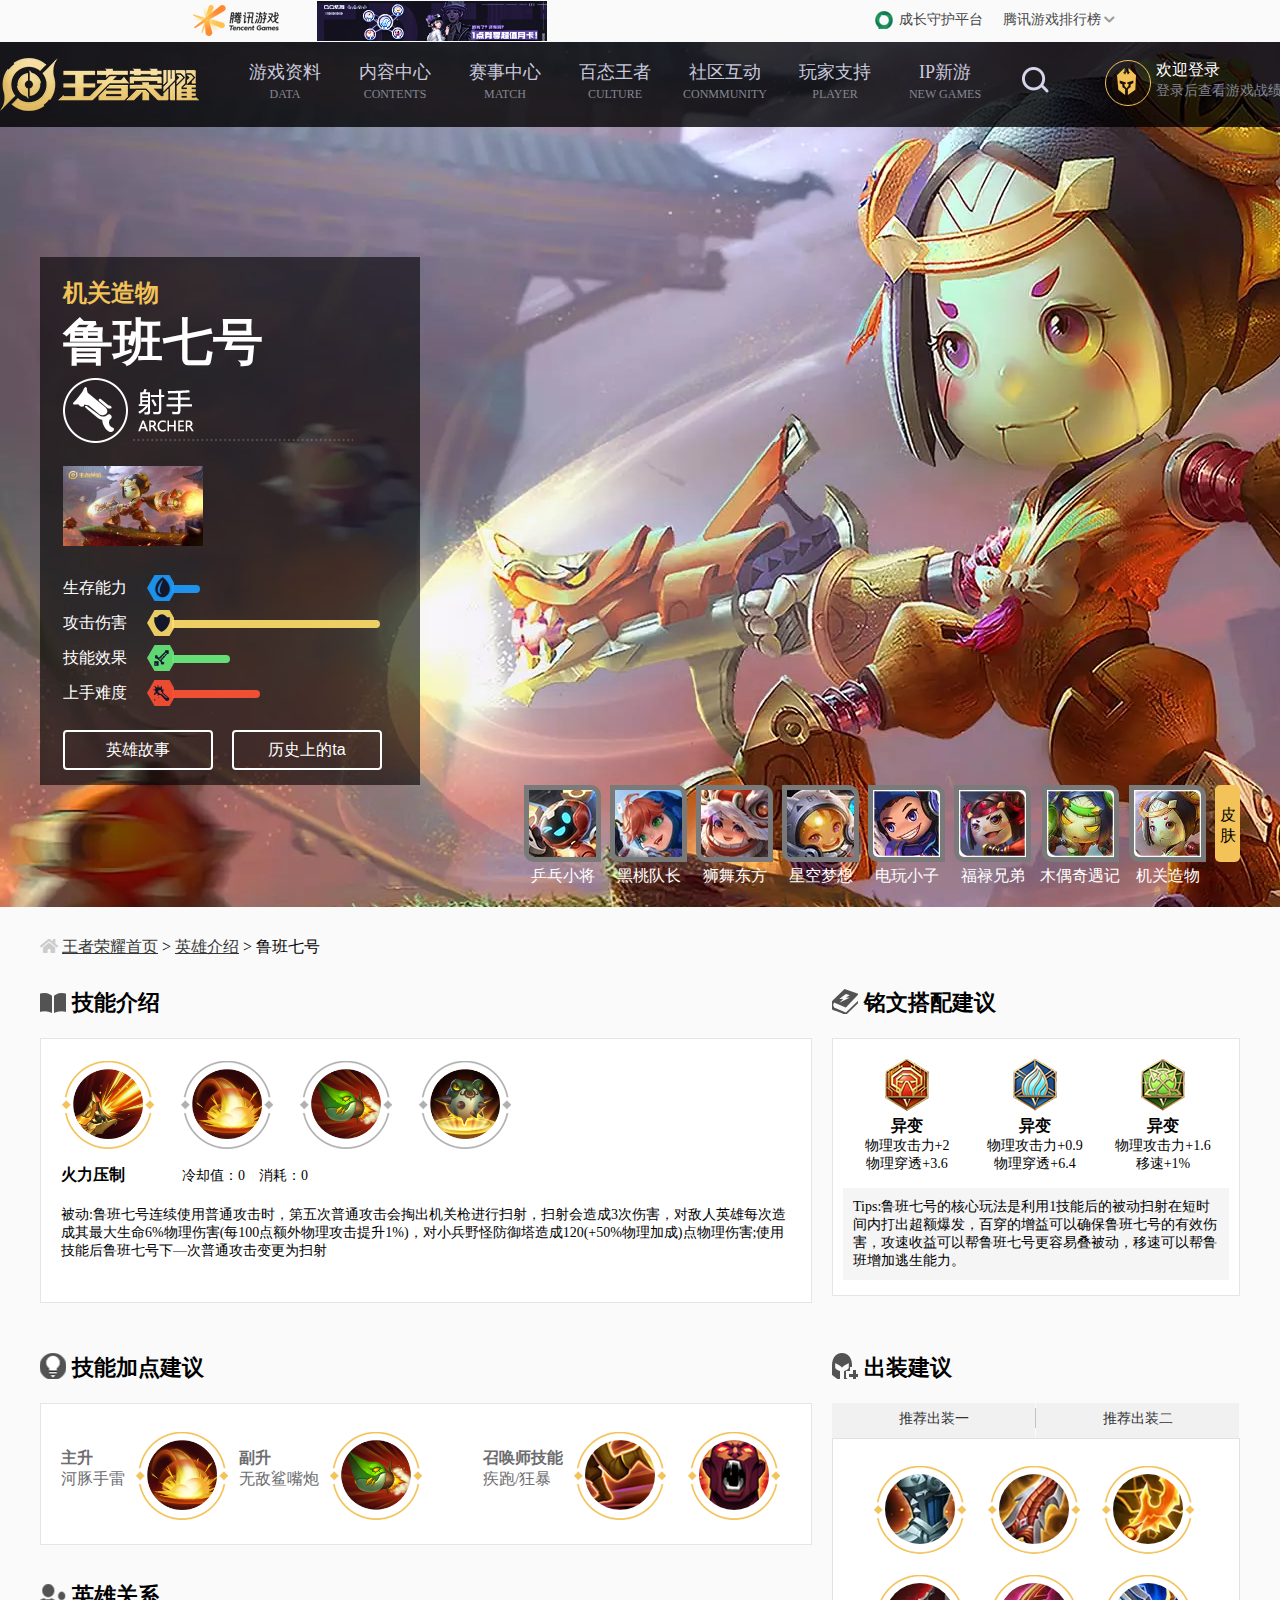
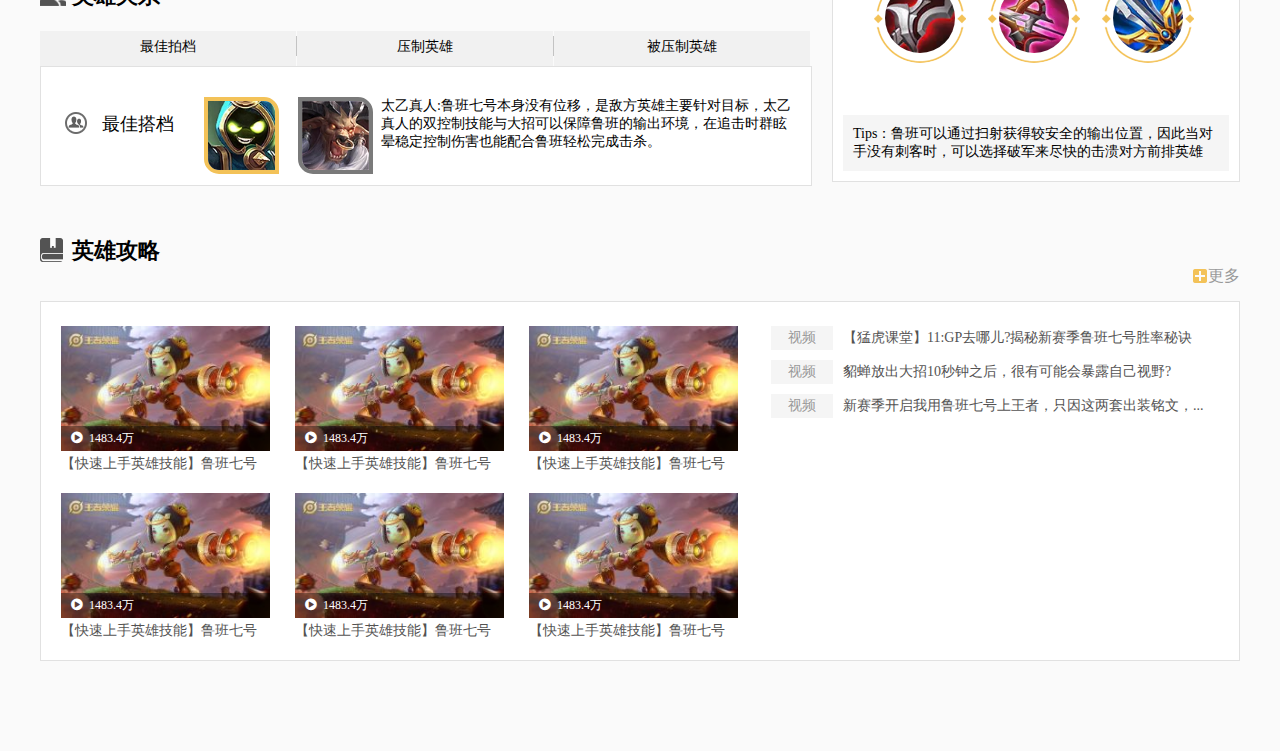
<file: ludaner.html>
<!DOCTYPE html>
<html lang="en">

<head>
    <meta charset="UTF-8">
    <meta http-equiv="X-UA-Compatible" content="IE=edge">
    <meta name="viewport" content="width=device-width, initial-scale=1.0">
    <link rel="stylesheet" href="./css/comons.css">
    <link rel="stylesheet" href="./css/luban.css">
    <link rel="stylesheet" href="./fa/css/all.css">
    <title>王者荣耀鲁班七号-王者荣耀官方网站-腾讯游戏</title>
</head>

<body>
    <!-- 最上面的logo 排行榜 -->
    <div class="top_logo">
        <img class="fl" src="./img/logo (1).png" alt="">
        <a class="top_logo_tp" href="#"></a>
        <ul class="fr">
            <li class="tl_cz"><span class="top_logo_cz"></span><a href="#">成长守护平台</a></li>
            <li class="tx_tc">
                <a href="#">
                    <span class="tl_cz">腾讯游戏排行榜</span>
                    <i class="fa fa-chevron-down"></i>
                </a>
            </li>
        </ul>

    </div>
    <div class="clear"></div>
    <!-- 导航部分 -->
    <div class="banner">
        <!-- 导航 -->
        <div class="nav" id="luban">
            <div class="nav_out">
                <div class="nav_dh">
                    <a href="index.html" class="hdsy"></a>
                    <ul>
                        <li>
                            <a href="#">
                                <p>游戏资料</p>
                                <span>DATA</span>
                            </a>
                        </li>
                        <li>
                            <a href="./gonglue.html">
                                <p>内容中心</p>
                                <span>CONTENTS</span>
                            </a>
                        </li>
                        <li>
                            <a href="#">
                                <p>赛事中心</p>
                                <span>MATCH</span>
                            </a>
                        </li>
                        <li>
                            <a href="#">
                                <p>百态王者</p>
                                <span>CULTURE</span>
                            </a>
                        </li>
                        <li>
                            <a href="#">
                                <p>社区互动</p>
                                <span>CONMMUNITY</span>
                            </a>
                        </li>
                        <li>
                            <a href="#">
                                <p>玩家支持</p>
                                <span>PLAYER</span>
                            </a>
                        </li>
                        <li>
                            <a href="#">
                                <p>IP新游</p>
                                <span>NEW GAMES</span>
                            </a>
                        </li>
                    </ul>
                    <a href="#"><span></span></a>
                    <div class="nav_login">
                        <span class="nav_login_logo"></span>
                        <p><a href="#">欢迎登录</a></p>
                        <span>登录后查看游戏战绩</span>
                    </div>
                </div>
                <!-- 导航的下拉菜单 -->
                <div class="nav_down">
                    <ul>
                        <li><a href="#">版本介绍</a></li>
                        <li><a href="#">游戏介绍</a></li>
                        <li><a href="#">英雄资料</a></li>
                        <li><a href="#"><span class="nd_news">N</span>爆料站</a></li>
                        <li><a href="#"><span class="nd_news">N</span>故事站</a></li>
                        <li><a href="#">游戏壁纸</a></li>
                    </ul>
                    <ul>
                        <li><a href="#">攻略中心</a></li>
                        <li><a href="#">英雄攻略</a></li>
                        <li><a href="#">视频中心</a></li>
                        <li><a href="#"><span class="nd_news">N</span>开放素材库</a></li>
                        <li><a href="#">王者视角</a></li>
                        <li><a href="#">作者入驻</a></li>
                        <li><a href="#">媒体入驻</a></li>
                    </ul>
                    <ul>
                        <li><a href="#"><span class="nd_hot">H</span>冬季冠军杯</a></li>
                        <li><a href="#"><span class="nd_hot">H</span>KPL</a></li>
                        <li><a href="#"><span class="nd_hot">H</span>全国大赛</a></li>
                        <li><a href="#">模拟站大师赛</a></li>
                        <li><a href="#"><span class="nd_news">N</span>K甲联赛</a></li>
                        <li><a href="#">高校赛</a></li>
                        <li><a href="#">全民赛</a></li>
                        <li><a href="#"><span class="nd_news">N</span>赛事数据</a></li>
                    </ul>
                    <ul>
                        <li><a href="#">荣耀·传承</a></li>
                        <li><a href="#">王者文化站</a></li>
                        <li><a href="#">王者音乐听</a></li>
                        <li><a href="#">万千世界</a></li>
                        <li><a href="#">星光殿堂</a></li>
                        <li><a href="#">商店特权</a></li>
                        <li><a href="#"><span class="nd_news">N</span>IP共创计划</a></li>
                    </ul>
                    <ul>
                        <li><a href="#"><span class="nd_news">N</span>创意互动营</a></li>
                        <li><a href="#"><span class="nd_news">N</span>王者营地</a></li>
                        <li><a href="#">手Q部落</a></li>
                        <li><a href="#">微信圈子</a></li>
                        <li><a href="#">官方微博</a></li>
                        <li><a href="#">微信公众号</a></li>
                        <li><a href="#">手Q订阅号</a></li>
                    </ul>
                    <ul>
                        <li><a href="#"><span class="nd_cz"></span>成长守护平台</a></li>
                        <li><a href="#"><span class="nd_news">N</span>对局环境情报站</a></li>
                        <li><a href="#">客服专区</a></li>
                        <li><a href="#">礼包兑换</a></li>
                        <li><a href="#">自助服务</a></li>
                    </ul>
                    <ul>
                        <li><a href="#"><span class="nd_news">N</span>代号·破晓</a></li>
                        <li><a href="#"><span class="nd_news">N</span>代号·启程</a></li>
                    </ul>
                </div>
            </div>
            <div class="lb_info_a">
                <!-- 鲁班人物介绍 -->
                <div class="lb_info">
                    <h2>机关造物</h2>
                    <h1>鲁班七号</h1>
                    <span class="type_ss"></span>
                    <div class="lb_sp">
                        <img src="./img/luban/lb.jfif" width="140px" height="80px" alt="">
                        <div class="sp_ann"><span class="sp_ann_bp"></span></div>
                    </div>
                    <ul class="lb_shuxing">
                        <li>生存能力<span class="type_sx t_sc"></span><span class="t_sx_cd ts_sc"></span></li>
                        <li>攻击伤害<span class="type_sx t_gj"></span><span class="t_sx_cd ts_gj"></span></li>
                        <li>技能效果<span class="type_sx t_jn"></span><span class="t_sx_cd ts_jn"></span></li>
                        <li>上手难度<span class="type_sx t_nd"></span><span class="t_sx_cd ts_nd"></span></li>
                    </ul>
                    <button class="btn1">英雄故事</button>
                    <button class="btn2">历史上的ta</button>
                </div>
                <!-- 鲁班的皮肤 -->
                <ul class="lb_pifu">
                    <li class="lb_pf"><span>皮<br>肤</span></li>
                    <li>
                        <img src="./img/luban/112-smallskin-1.jpg" alt="">
                        <p>机关造物</p>
                    </li>
                    <li>
                        <img src="./img/luban/112-smallskin-2.jpg" alt="">
                        <p>木偶奇遇记</p>
                    </li>
                    <li>
                        <img src="./img/luban/112-smallskin-3.jpg" alt="">
                        <p>福禄兄弟</p>
                    </li>
                    <li>
                        <img src="./img/luban/112-smallskin-4.jpg" alt="">
                        <p>电玩小子</p>
                    </li>
                    <li>
                        <img src="./img/luban/112-smallskin-5.jpg" alt="">
                        <p>星空梦想</p>
                    </li>
                    <li>
                        <img src="./img/luban/112-smallskin-6.jpg" alt="">
                        <p>狮舞东方</p>
                    </li>
                    <li>
                        <img src="./img/luban/112-smallskin-7.jpg" alt="">
                        <p>黑桃队长</p>
                    </li>
                    <li>
                        <img src="./img/luban/112-smallskin-8.jpg" alt="">
                        <p>乒乓小将</p>
                    </li>
                </ul>
            </div>
        </div>
    </div>
    <div class="clear"></div>

    <div class="content">
        <!-- 首页导航 -->
        <div class="shouye_dh">
            <i class="fa fa-home"></i>
            <a href="index.html">王者荣耀首页</a> &gt;
            <a href="javascript:;">英雄介绍</a> &gt;
            <span>鲁班七号</span>
        </div>

        <!-- 技能介绍 铭文搭配建议 -->
        <div class="con_jn_mw">
            <!-- 技能介绍 -->
            <div class="con_jn fl">
                <h2><span class="con_jn_lgo"></span>&nbsp;技能介绍</h2>
                <div class="jn_info">
                    <div class="jn_gt">
                        <img src="./img/luban/11200.png" width="70px" alt="">
                        <div class="jn_hlyz">
                            <p class="jn_hl"><span>火力压制</span>冷却值：0 &nbsp;&nbsp; 消耗：0</p>
                            <p class="jn_gt_info">
                                被动:鲁班七号连续使用普通攻击时，第五次普通攻击会掏出机关枪进行扫射，扫射会造成3次伤害，对敌人英雄每次造成其最大生命6%物理伤害(每100点额外物理攻击提升1%)，对小兵野怪防御塔造成120(+50%物理加成)点物理伤害;使用技能后鲁班七号下—次普通攻击变更为扫射
                            </p>
                        </div>
                        <div class="jn1_hlyz">
                            <p class="jn1_hl"><span>火力压制</span>冷却值：0 &nbsp;&nbsp; 消耗：0</p>
                            <p class="jn1_gt_info">
                                被动:鲁班七号连续使用普通攻击时，第五次普通攻击会掏出机关枪进行扫射，扫射会造成3次伤害，对敌人英雄每次造成其最大生命6%物理伤害(每100点额外物理攻击提升1%)，对小兵野怪防御塔造成120(+50%物理加成)点物理伤害;使用技能后鲁班七号下—次普通攻击变更为扫射
                            </p>
                        </div>
                    </div>
                    <div class="jn_gt">
                        <img src="./img/luban/11210.png" width="70px" alt="">
                        <div class="jn_hlyz">
                            <p class="jn_hl"><span>河豚手雷</span>冷却值：7 &nbsp;&nbsp; 消耗：50</p>
                            <p class="jn_gt_info">
                                鲁班向指定位置投掷—枚河豚手雷，对范围内的敌人造成450/500/550/600/650/700 （+75%物理加成）点物理伤害并减少其25%移动速度，持续2秒;
                            </p>
                        </div>
                    </div>
                    <div class="jn_gt">
                        <img src="./img/luban/11220.png" width="70px" alt="">
                        <div class="jn_hlyz">
                            <p class="jn_hl"><span>无敌鲨嘴炮</span>冷却值：15/14/13/12/11/10 &nbsp;&nbsp; 消耗：70</p>
                            <p class="jn_gt_info">
                                鲁班向指定方向发射火箭炮击退身前敌人，命中英雄后造成400/450/500/550/600/650 (+70%物理加成）点物理伤害，并附带目标已损生命5/6/7/8/9/10%法术伤害
                            </p>
                        </div>
                    </div>
                    <div class="jn_gt">
                        <img src="./img/luban/11230.png" width="70px" alt="">
                        <div class="jn_hlyz">
                            <p class="jn_hl"><span>空中支援</span>冷却值：40/30/20 &nbsp;&nbsp; 消耗：100</p>
                            <p class="jn_gt_info">
                                鲁班召唤河豚飞艇向指定方向进行空中支援，支援持续14秒，河豚飞艇可照亮视野且每秒对范围内随机一个敌人投掷炸弹，炸弹会在0.65秒落下，对于目标范围内的敌人造成500/625/750 （+75%物理加成）点物理伤害
                            </p>
                        </div>
                    </div>
                    <div class="clear"></div>
                    
                </div>
            </div>

            <!-- 铭文搭配建议 -->
            <div class="con_mw fr">
                <h2><span class="con_mw_lgo"></span>&nbsp;铭文搭配建议</h2>
                <div class="mw_info">
                    <ul class="mw_dapei">
                        <li>
                            <img src="./img/luban/1504.png" alt="">
                            <h3>异变</h3>
                            <p>物理攻击力+2</p>
                            <p>物理穿透+3.6</p>
                        </li>
                        <li>
                            <img src="./img/luban/2517.png" alt="">
                            <h3>异变</h3>
                            <p>物理攻击力+0.9</p>
                            <p>物理穿透+6.4</p>
                        </li>
                        <li>
                            <img src="./img/luban/3514.png" alt="">
                            <h3>异变</h3>
                            <p>物理攻击力+1.6</p>
                            <p>移速+1%</p>
                        </li>
                    </ul>
                    <div class="clear"></div>
                    <div class="mw_Tips">
                        <p>Tips:鲁班七号的核心玩法是利用1技能后的被动扫射在短时间内打出超额爆发，百穿的增益可以确保鲁班七号的有效伤害，攻速收益可以帮鲁班七号更容易叠被动，移速可以帮鲁班增加逃生能力。</p>
                    </div>
                </div>
            </div>
        </div>
        <div class="clear"></div>
        <!-- 技能加点建议 英雄关系 出装建议 -->
        <div class="con_jnjd_hero_cz">
            <!-- 左侧的部分 -->
            <div class="con_jnjd_hero fl">
                <!-- 技能加点建议 -->
                <div class="con_jnjd">
                    <h2><span class="con_jnjd_lgo"></span>&nbsp;技能加点建议</h2>
                    <div class="c_jnjd">
                        <ul>
                            <li class="c_jnjd_wz">
                                <p>主升</p>
                                <span>河豚手雷</span>
                            </li>
                            <li class="jn_tb">
                                <img src="./img/luban/11210.png" width="70px" alt="">
                            </li>
                            <li class="c_jnjd_wz">
                                <p>副升</p>
                                <span>无敌鲨嘴炮</span>
                            </li>
                            <li class="jn_tb">
                                <img src="./img/luban/11220.png" width="70px" alt="">
                            </li>
                            <li class="c_jnjd_wz cj_wz">
                                <p>召唤师技能</p>
                                <span>疾跑/狂暴</span>
                            </li>
                            <li class="jn_tb">
                                <img src="./img/gl/zhs_jp.jpg" style="border-radius: 50%;" width="70px" alt="">
                            </li>
                            <li class="jn_tb">
                                <img src="./img/gl/zhs_kb.jpg" style="border-radius: 50%;" width="70px" alt="">
                            </li>
                        </ul>
                    </div>
                </div>
                <!-- 英雄关系 -->
                <div class="con_hero">
                    <h2><span class="con_hero_lgo"></span>&nbsp;英雄关系</h2>
                    <ul class="yxgx">
                        <li><a href="javascript:;"></a>最佳拍档</li>
                        <li class="gx_shuxian"></li>
                        <li><a href="javascript:;"></a>压制英雄</li>
                        <li class="gx_shuxian"></li>
                        <li><a href="javascript:;"></a>被压制英雄</li>
                    </ul>
                    <div class="clear"></div>
                    <div class="gx_zjpd">
                        <div class="zj_wz fl">
                            <span class="zj_wz_yb"></span>最佳搭档
                        </div>
                        <div class="zj_img fl">
                            <img style="border-color: #f3c258;" src="./img/luban/186.jpg" alt="">
                            <img src="./img/luban/168.jpg" alt="">
                        </div>
                        <p>太乙真人:鲁班七号本身没有位移，是敌方英雄主要针对目标，太乙真人的双控制技能与大招可以保障鲁班的输出环境，在追击时群眩晕稳定控制伤害也能配合鲁班轻松完成击杀。</p>
                    </div>
                </div>
            </div>
            <!-- 出装建议 -->
            <div class="con_cz fr">
                <h2><span class="con_cz_lgo"></span>&nbsp;出装建议</h2>
                <ul class="tjcz">
                    <li><a href="javascript:;">推荐出装一</a></li>
                    <li class="gx_shuxian"></li>
                    <li><a href="javascript:;">推荐出装二</a></li>
                </ul>
                <div class="tjzc_zb">
                    <!-- 装备 -->
                    <ul class="zhuangbei_tb">
                        <li>
                            <a href="javascript:;"><img class="tj_img" src="./img/luban/1425.jpg"></a>
                            <!-- 装备信息 -->
                            <div class="zhuangbei_info">
                                <img src="./img/luban/1425.jpg" alt="">
                                <div class="zb_js">
                                    <h4>急速战靴</h4>
                                    <p>售价：426</p>
                                    <p>总价：710</p>
                                </div>
                                <p>+25%攻速</p>
                                <p class="wybd">唯—被动：+60移动速度(所有鞋类装备的移速加成效果不叠加)</p>
                            </div>
                        </li>
                        <li>
                            <a href="javascript:;"><img class="tj_img" src="./img/luban/1133.jpg"></a>
                            <div class="zhuangbei_info">
                                <img src="./img/luban/1133.jpg" alt="">
                                <div class="zb_js">
                                    <h4>无尽战刃</h4>
                                    <p>售价：1284</p>
                                    <p>总价：2140</p>
                                </div>
                                <p>+110物理攻击</p>
                                <p>+25%暴击率</p>
                                <p class="wybd">唯—被动：+40%暴击效果</p>
                            </div>
                        </li>
                        <li>
                            <a href="javascript:;"><img class="tj_img" src="./img/luban/1135.jpg"></a>
                            <div class="zhuangbei_info">
                                <img src="./img/luban/1135.jpg" alt="">
                                <div class="zb_js">
                                    <h4>闪电匕首</h4>
                                    <p>售价：1104</p>
                                    <p>总价：1840</p>
                                </div>
                                <p>+40%攻击速度</p>
                                <p>+10%暴击率</p>
                                <p>+8%移速</p>
                                <p class="wybd">唯—被动：唯被动-电弧:普通攻击有30%几率释放连锁闪电，对目标造成(120+0.3*物理攻击)点法术伤害，这个伤害可以暴击，冷却时间:0.2秒</p>
                            </div>
                        </li>
                        <li>
                            <a href="javascript:;"><img class="tj_img" src="./img/luban/1132.jpg"></a>
                            <div class="zhuangbei_info">
                                <img src="./img/luban/1132.jpg" alt="">
                                <div class="zb_js">
                                    <h4>泣血之刃</h4>
                                    <p>售价：1044</p>
                                    <p>总价：1740</p>
                                </div>
                                <p>+100物理攻击</p>
                                <p>+25%物理吸血</p>
                            </div>
                        </li>
                        <li>
                            <a href="javascript:;"><img class="tj_img" src="./img/luban/1155.jpg"></a>
                            <div class="zhuangbei_info">
                                <img src="./img/luban/1155.jpg" alt="">
                                <div class="zb_js">
                                    <h4>破晓</h4>
                                    <p>售价：2040</p>
                                    <p>总价：3400</p>
                                </div>
                                <p>+50物理攻击</p>
                                <p>+35%攻击速度</p>
                                <p>+25%攻速</p>
                                <p class="wybd">唯—被动-破甲：+20%物理穿透(远程英雄使用时效果翻倍)</p>
                                <p>唯—被动：普通攻击伤害提升50点(远程英雄使用时效果翻倍)</p>
                            </div>
                        </li>
                        <li>
                            <a href="javascript:;"><img class="tj_img" src="./img/luban/1138.jpg"></a>
                            <div class="zhuangbei_info">
                                <img src="./img/luban/1138.jpg" alt="">
                                <div class="zb_js">
                                    <h4>破军</h4>
                                    <p>售价：1770</p>
                                    <p>总价：2950</p>
                                </div>
                                <p>+180物理攻击</p>
                                <p class="wybd">唯—被动：对生命值低于50%的敌人造成额外30%的伤害</p>
                            </div>
                        </li>
                    </ul>
                    <div class="clear"></div>
                    <p class="zb_ts">Tips：鲁班可以通过扫射获得较安全的输出位置，因此当对手没有刺客时，可以选择破军来尽快的击溃对方前排英雄</p>
                </div>
            </div>
        </div>
        <div class="clear"></div>

        <!-- 英雄攻略 -->
        <div class="hero_gl">
            <h2><span class="hero_gl_lgo"></span>&nbsp;英雄攻略</h2>
            <span class="more_tt fr"><span class="more_tb"></span><a href="javascript:;">更多</a></span>
            <div class="clear"></div>
            <div class="h_gl">
                <!-- 英雄攻略的视频 -->
                <div class="h_gl_sp fl">
                    <ul class="hg_sp">
                        <li><a href="javascript:;">
                                <img src="./img/luban/lb.jfif" width="209px" height="125px" alt="">
                                <p>【快速上手英雄技能】鲁班七号</p>
                                <div class="hg_bfl">
                                    <i class="fa fa-play-circle"></i>&nbsp;&nbsp;1483.4万
                                </div>
                            </a></li>
                        <li><a href="javascript:;">
                                <img src="./img/luban/lb.jfif" width="209px" height="125px" alt="">
                                <p>【快速上手英雄技能】鲁班七号</p>
                                <div class="hg_bfl">
                                    <i class="fa fa-play-circle"></i>&nbsp;&nbsp;1483.4万
                                </div>
                            </a></li>
                        <li><a href="javascript:;">
                                <img src="./img/luban/lb.jfif" width="209px" height="125px" alt="">
                                <p>【快速上手英雄技能】鲁班七号</p>
                                <div class="hg_bfl">
                                    <i class="fa fa-play-circle"></i>&nbsp;&nbsp;1483.4万
                                </div>
                            </a></li>
                        <li><a href="javascript:;">
                                <img src="./img/luban/lb.jfif" width="209px" height="125px" alt="">
                                <p>【快速上手英雄技能】鲁班七号</p>
                                <div class="hg_bfl">
                                    <i class="fa fa-play-circle"></i>&nbsp;&nbsp;1483.4万
                                </div>
                            </a></li>
                        <li><a href="javascript:;">
                                <img src="./img/luban/lb.jfif" width="209px" height="125px" alt="">
                                <p>【快速上手英雄技能】鲁班七号</p>
                                <div class="hg_bfl">
                                    <i class="fa fa-play-circle"></i>&nbsp;&nbsp;1483.4万
                                </div>
                            </a></li>
                        <li><a href="javascript:;">
                                <img src="./img/luban/lb.jfif" width="209px" height="125px" alt="">
                                <p>【快速上手英雄技能】鲁班七号</p>
                                <div class="hg_bfl">
                                    <i class="fa fa-play-circle"></i>&nbsp;&nbsp;1483.4万
                                </div>
                            </a></li>
                    </ul>
                </div>
                <!-- 英雄攻略右边的文字 -->
                <ul class="h_gl_wz fl">
                    <li><span class="hgw_sp">视频</span><a href="javascript:;">【猛虎课堂】11:GP去哪儿?揭秘新赛季鲁班七号胜率秘诀</a></li>
                    <li><span class="hgw_sp">视频</span><a href="javascript:;">貂蝉放出大招10秒钟之后，很有可能会暴露自己视野?</a></li>
                    <li><span class="hgw_sp">视频</span><a href="javascript:;">新赛季开启我用鲁班七号上王者，只因这两套出装铭文，...</a></li>
                </ul>

            </div>
        </div>

    </div>
</body>

</html>
</file>
<file: css/index.css>
.main {
  width: 1200px;
  margin: 0 auto;
}
.main .main_top {
  position: relative;
}
.main .main_top .lbt a {
  display: block;
  width: 604px;
  height: 298px;
  background: url(../img/ban_lb1.jpeg);
}
.main .main_top .lbt_bt li {
  float: left;
  width: 120.9px;
  height: 44px;
  line-height: 44px;
  text-align: center;
  background-color: #000;
}
.main .main_top .lbt_bt li a {
  color: #b1b2be;
  font-size: 14px;
}
.main .main_top .lbt_bt li a:hover {
  color: #f3c258;
  background-color: #262626;
  display: block;
}
.main .main_top .remen {
  width: 359px;
  box-sizing: border-box;
  padding: 0 17px;
  background-color: rgba(0, 0, 0, 0.7);
  border-left: 1px solid #393c46;
  border-right: 1px solid #393c46;
}
.main .main_top .remen .rm_tt {
  overflow: hidden;
}
.main .main_top .remen .rm_tt li {
  float: left;
  width: 52px;
  height: 48px;
  line-height: 48px;
  box-sizing: border-box;
  text-align: center;
}
.main .main_top .remen .rm_tt li a {
  color: #b8b9c5;
}
.main .main_top .remen .rm_tt li:hover {
  border-bottom: 3px solid #f3c258;
}
.main .main_top .remen .rm_tt li:hover a {
  color: #f3c258;
}
.main .main_top .remen .remen_cont {
  border-top: 1px solid #000;
}
.main .main_top .remen .remen_cont .remn_tt {
  font-size: 18px;
  line-height: 36px;
  padding: 0 15px;
  color: #f3aa4b;
  display: block;
  margin: 19px 0 14px;
  background-color: #414046;
}
.main .main_top .remen .remen_cont ul li {
  font-size: 14px;
  line-height: 21px;
  margin-bottom: 11px;
}
.main .main_top .remen .remen_cont ul li a {
  color: #b8b9c5;
}
.main .main_top .remen .remen_cont ul li span:nth-child(1):not(.rm_gg) {
  border: 1px solid #ff3636;
  color: #ff3636;
}
.main .main_top .remen .remen_cont ul li span:nth-child(3) {
  color: #999;
  float: right;
  font-size: 12px;
}
.main .main_top .remen .remen_cont ul li .rm_gg {
  border: 1px solid #f4be19;
  color: #f4be19;
}
.main .main_top .downs_dj_ty {
  width: 236px;
}
.main .main_top .downs_dj_ty .mt_downs {
  display: block;
  height: 128px;
  background: url(../img/index.png) no-repeat 0px -220px;
}
.main .main_top .downs_dj_ty .mt_dj {
  display: block;
  height: 104px;
  background: url(../img/index.png) no-repeat 0px -353px;
  border-left: 1px solid #000;
}
.main .main_top .downs_dj_ty .mt_ty {
  display: block;
  height: 106px;
  background: url(../img/index.png) no-repeat 0px -462px;
}
.main .main_top .shiling_tips {
  position: absolute;
  top: 0;
  right: 0;
  margin-right: -60px;
}
.main .quick_entrance {
  margin: 28px 0 34px;
}
.main .quick_entrance .qe_img {
  float: left;
  overflow: hidden;
  width: 291px;
  height: 134px;
  margin-right: 12px;
}
.main .quick_entrance .qe_img img {
  transition: 0.3s;
}
.main .quick_entrance #qe_img {
  margin-right: 0;
}
.main .quick_entrance a:hover img {
  transform: scale(1.15);
}
.main .contents {
  font-size: 14px;
  margin-top: 34px;
  overflow: hidden;
}
.main .contents .con_more {
  line-height: 25px;
  color: #999;
}
.main .contents .con_more:hover {
  color: #f3c258;
}
.main .contents .con_more_tb {
  float: left;
  width: 21px;
  height: 21px;
  background: url(../img/index.png) no-repeat -249px 5px;
  line-height: 25px;
}
.main .contents h2 {
  font-size: 22px;
}
.main .contents h2 span {
  float: left;
  width: 26px;
  height: 26px;
}
.main .contents .contents_left {
  width: 872px;
  overflow: hidden;
}
.main .contents .contents_left .cl_lgo {
  background: url(../img/index.png) no-repeat 0px -105px;
}
.main .contents .contents_left .cont_ltitle {
  margin: 20px 0 10px;
  overflow: hidden;
  background-color: #f5f5f5;
}
.main .contents .contents_left .cont_ltitle li {
  float: left;
  width: 289px;
  text-align: center;
  height: 32px;
  box-sizing: border-box;
  line-height: 32px;
}
.main .contents .contents_left .cont_ltitle li a {
  color: #999;
}
.main .contents .contents_left .cont_ltitle li:hover {
  border-bottom: 3px solid #f3c259;
}
.main .contents .contents_left .cont_ltitle li:hover a {
  color: #333;
}
.main .contents .contents_left .cont_ltitle .ct_shuxian {
  width: 1px;
  height: 14px;
  margin-top: 9px;
  background-color: #e1e1e1;
}
.main .contents .contents_left .cont_xj_tt {
  overflow: hidden;
  margin-bottom: 12px;
}
.main .contents .contents_left .cont_xj_tt li {
  float: left;
  padding: 0 5px;
  height: 26px;
  line-height: 26px;
  background-color: #f5f5f5;
  border-radius: 8px;
  margin-right: 10px;
}
.main .contents .contents_left .cont_xj_tt li a {
  color: #333;
}
.main .contents .contents_left .cont_xj_tt li:hover {
  background-color: #f3c259;
}
.main .contents .contents_left .cont_xj_tt li:hover a {
  color: #fff;
}
.main .contents .contents_right {
  width: 295px;
}
.main .contents .contents_right .cr_lgo {
  background: url(../img/index.png) no-repeat 0px -143px;
}
.main .contents .contents_right .cont_rtitle {
  margin: 20px 0 10px;
  overflow: hidden;
  background-color: #f5f5f5;
}
.main .contents .contents_right .cont_rtitle li {
  float: left;
  width: 97px;
  text-align: center;
  height: 32px;
  box-sizing: border-box;
  line-height: 32px;
}
.main .contents .contents_right .cont_rtitle li a {
  color: #999;
}
.main .contents .contents_right .cont_rtitle li:hover {
  border-bottom: 3px solid #f3c259;
}
.main .contents .contents_right .cont_rtitle li:hover a {
  color: #333;
}
.main .contents .contents_right .cont_rtitle .ct_shuxian {
  width: 1px;
  height: 14px;
  margin-top: 9px;
  background-color: #e1e1e1;
}
.main .contents .contents_right .new_hero {
  margin-top: 20px;
  margin-bottom: 15px;
}
.main .contents .contents_right .new_hero .nh_info {
  margin-top: -5px;
  padding: 5px 15px;
  border: 1px solid #dfdfdf;
  border-top: none;
}
.main .contents .contents_right .new_hero .nh_info span {
  font-size: 12px;
  color: #999;
}
.main .contents .contents_right .new_hero .other_nh {
  margin-top: 10px;
  overflow: hidden;
}
.main .contents .contents_right .new_hero .other_nh a {
  position: relative;
  float: left;
  width: 68px;
  height: 174px;
  line-height: 174px;
  text-align: center;
}
.main .contents .contents_right .new_hero .other_nh a span {
  display: inline-block;
  color: #ddb051;
  width: 68px;
  height: 174px;
  font-size: 15px;
  text-align: center;
  background-color: rgba(0, 0, 0, 0.8);
  display: none;
}
.main .contents .contents_right .new_hero .other_nh a:not(.o_last) {
  margin-right: 7.5px;
}
.main .contents .contents_right .new_hero .other_nh a:hover span {
  display: block;
}
.main .contents .contents_right .new_hero .other_nh a:nth-child(1) {
  background: url(../img/155.jpg);
}
.main .contents .contents_right .new_hero .other_nh a:nth-child(2) {
  background: url(../img/537.jpg);
}
.main .contents .contents_right .new_hero .other_nh a:nth-child(3) {
  background: url(../img/528.jpg);
}
.main .contents .contents_right .new_hero .other_nh a:nth-child(4) {
  background: url(../img/536.jpg);
}
.main .match {
  font-size: 14px;
  margin-top: 34px;
  overflow: hidden;
}
.main .match .m_more {
  line-height: 25px;
  color: #999;
}
.main .match .m_more:hover {
  color: #f3c258;
}
.main .match .m_more_tb {
  float: left;
  width: 21px;
  height: 21px;
  background: url(../img/index.png) no-repeat -249px 5px;
  line-height: 25px;
}
.main .match h2 {
  font-size: 22px;
}
.main .match h2 span {
  float: left;
  width: 26px;
  height: 26px;
}
.main .match .match_left {
  width: 872px;
  overflow: hidden;
}
.main .match .match_left .ml_lgo {
  background: url(../img/index.png) no-repeat 0px -180px;
}
.main .match .match_left .match_ltitle {
  margin: 20px 0 10px;
  overflow: hidden;
  background-color: #f5f5f5;
}
.main .match .match_left .match_ltitle li:not(.m_shuxian) {
  padding: 0 28.5px;
}
.main .match .match_left .match_ltitle li {
  float: left;
  display: flex;
  text-align: center;
  height: 32px;
  line-height: 32px;
  box-sizing: border-box;
}
.main .match .match_left .match_ltitle li a {
  color: #999;
}
.main .match .match_left .match_ltitle li:hover {
  border-bottom: 3px solid #f3c259;
}
.main .match .match_left .match_ltitle li:hover a {
  color: #333;
}
.main .match .match_left .match_ltitle .ct_shuxian {
  width: 1px;
  height: 14px;
  margin-top: 9px;
  background-color: #e1e1e1;
}
.main .match .match_left .match_KPL h2 {
  font-size: 24px;
  font-weight: 400;
}
.main .match .match_left .match_KPL a {
  color: #333;
}
.main .match .match_left .match_KPL .m_KPL_tt {
  float: left;
  margin-left: 20px;
  width: 630px;
  margin-bottom: 20px;
}
.main .match .match_left .match_KPL .m_KPL_tt li {
  margin: 8px 0;
}
.main .match .match_left .match_KPL .m_KPL_tt li h2 > a:hover,
.main .match .match_left .match_KPL .m_KPL_tt li span:nth-child(2):hover {
  text-decoration: underline;
}
.main .match .match_left .match_KPL .m_KPL_tt li span:nth-child(1) {
  background-color: #e3e3e3;
  display: inline-block;
  padding: 2px 8px;
  color: #a7a7a7;
  border-radius: 5px;
  margin-right: 10px;
}
.main .match .match_left .match_KPL .m_KPL_tt li span:nth-child(3) {
  float: right;
}
.main .match .match_right {
  width: 295px;
  position: relative;
}
.main .match .match_right .mr_goupiao {
  border: 1px solid #f3c258;
  border-radius: 3px;
  height: 20px;
  line-height: 20px;
  position: absolute;
  right: 50px;
}
.main .match .match_right .mr_goupiao a {
  padding: 0 5px;
  margin: 0;
  position: relative;
  top: -5px;
}
.main .match .match_right .mr_goupiao .mr_gp_tb {
  display: inline-block;
  width: 25px;
  height: 21px;
  background: url(../img/index.png) no-repeat -249px -80px;
}
.main .match .match_right .mr_lgo {
  background: url(../img/index.png) no-repeat -156px -105px;
}
.main .match .match_right .m_rtitle {
  margin: 20px 0 10px;
  overflow: hidden;
  background-color: #f5f5f5;
}
.main .match .match_right .m_rtitle li {
  float: left;
  width: 83px;
  text-align: center;
  height: 32px;
  box-sizing: border-box;
  line-height: 32px;
}
.main .match .match_right .m_rtitle li a {
  color: #999;
}
.main .match .match_right .match_time {
  height: 67px;
  padding: 0 5px;
  font-size: 12px;
  overflow: hidden;
  text-align: center;
  border-bottom: 1px solid #e5e5e5;
  margin-bottom: 20px;
}
.main .match .match_right .match_time li:not(.zh_aa) {
  line-height: 67px;
}
.main .match .match_right .match_time li {
  float: left;
}
.main .match .match_right .match_time .zh_aa {
  width: 79px;
}
.main .match .match_right .match_time .zh_tb {
  display: inline-block;
  width: 26px;
  height: 26px;
}
.main .match .match_right .match_time .zh_Hero {
  background: url(../img/zhandui_Hero.png) no-repeat;
  background-size: 26px;
}
.main .match .match_right .match_time .zh_TTG {
  background: url(../img/zhandui_TTG.png) no-repeat;
  background-size: 26px;
}
.main .shipin {
  overflow: hidden;
}
.main .shipin p > a {
  color: #343434;
}
.main .shipin .sp_gt {
  margin-right: 12px;
}
.main .shipin .sp_gt,
.main .shipin .sp_gt_last {
  width: 209px;
  float: left;
  cursor: pointer;
  position: relative;
  margin-bottom: 30px;
}
.main .shipin .sp_gt img,
.main .shipin .sp_gt_last img {
  width: 209px;
}
.main .shipin .sp_gt .sp_bofang,
.main .shipin .sp_gt_last .sp_bofang {
  width: 209px;
  height: 125px;
  background-color: rgba(0, 0, 0, 0.6);
  position: absolute;
  top: 0;
  display: none;
}
.main .shipin .sp_gt .sp_bofang .sp_bf_an,
.main .shipin .sp_gt_last .sp_bofang .sp_bf_an {
  width: 40px;
  height: 40px;
  position: absolute;
  left: 0;
  right: 0;
  top: 0;
  bottom: 0;
  margin: auto;
  background: url(../img/index.png) no-repeat -192px -64px;
}
.main .shipin .sp_gt:hover .sp_bofang,
.main .shipin .sp_gt_last:hover .sp_bofang {
  display: block;
}
.r_nav {
  position: fixed;
  z-index: 3;
  top: 50%;
  right: 0;
  margin-top: -240px;
  width: 254px;
  height: 494px;
  background: url(../img/r_navBg.png) no-repeat top left;
}
.r_nav .r_dj {
  position: absolute;
  top: 15px;
  left: 24px;
  z-index: 2;
  width: 165px;
  height: 145px;
  background: url(../img/r_dj.png) no-repeat top center;
}
.r_nav .r_dj span {
  display: block;
  position: absolute;
  top: 37px;
  left: 12px;
  width: 88px;
  height: 36px;
  font-size: 14px;
  text-indent: 2px;
  font-weight: bold;
  line-height: 18px;
  color: #62401b;
  overflow: hidden;
}
.r_nav .r_con {
  position: absolute;
  top: 160px;
  left: 90px;
}
.r_nav .r_con .wzyd {
  padding: 1px;
  height: 110px;
  border: 2px solid #de9f42;
  border-radius: 2px;
}
.r_nav .r_con li {
  position: relative;
}
.r_nav .r_con li:not(.wzyd) a {
  display: block;
  width: 117px;
  height: 38px;
}
.r_nav .r_con .r_con_tc {
  position: absolute;
  z-index: 9;
  font-size: 12px;
  width: 113px;
  text-align: center;
  border-radius: 3px;
  background-color: rgba(0, 0, 0, 0.7);
  padding: 5px 0;
  display: none;
}
.r_nav .r_con .r_con_tc span {
  color: #f3c258;
}
.r_nav .r_con .r_weibo {
  position: absolute;
  right: 120px;
  top: 50%;
  margin-top: -50%;
}
.r_nav .r_con .r_weixin {
  position: absolute;
  right: 120px;
  top: 50%;
  margin-top: -50%;
}
.r_nav .r_con .r_guanfang {
  position: absolute;
  right: 120px;
  top: 50%;
  margin-top: -50%;
}
.r_nav .r_con li:nth-child(2) a {
  background: url(../img/r_all.png) no-repeat -122px -120px;
}
.r_nav .r_con li:nth-child(3) a {
  background: url(../img/r_all.png) no-repeat -122px -160px;
}
.r_nav .r_con li:nth-child(4) a {
  background: url(../img/r_all.png) no-repeat -122px 0;
}
.r_nav .r_con li:nth-child(2):hover a {
  background: url(../img/r_all.png) no-repeat -122px -240px;
}
.r_nav .r_con li:nth-child(3):hover a {
  background: url(../img/r_all.png) no-repeat -122px -200px;
}
.r_nav .r_con li:nth-child(4):hover a {
  background: url(../img/r_all.png) no-repeat -122px -42px;
}
.r_nav .r_con li:nth-child(2):hover .r_con_tc,
.r_nav .r_con li:nth-child(3):hover .r_con_tc,
.r_nav .r_con li:nth-child(4):hover .r_con_tc {
  display: block;
}
/*# sourceMappingURL=./index.css.map */
</file>
<file: css/comons.css>
*{
    margin: 0;
    padding: 0;
}
ul{
    list-style: none;
}
input{
    outline: none;
}
a{
    text-decoration: none;
}
.fl{
    float: left;
}
.fr{
    float: right;
}
.clear{
    clear: both;
    height: 0;
    overflow: hidden;
}
/* 上面的导航 */
/* 最上面的logo 排行榜 */
.top_logo{
    width: 990px;
    height: 42px;
    padding: 0 20px;
    box-sizing: border-box;
    margin: 0 auto;
    position: relative;
}
.top_logo>img{
    padding: 0 15px;
}
.top_logo .tl_cz,.tl_cz a{
    color: #464646;
}
.tl_cz a:hover{
    color:#c10800;
}
.tx_tc i{
    color: #999;
    font-size: 12px;
}
.top_logo_tp{
    float: left;
    width: 230px;
    height: 40px;
    margin-top: 1px;
    margin-left: 10px;
    background: url(./../img/top_tp.jpg);
}
.top_logo_tp:hover{
    position: absolute;
    left: 0;
    background: url(./../img/logo_big.jpg);
    width: 970px;
    height: 185px;
    border: 2px solid #fff;
    z-index: 99;
}
.top_logo>ul>li{
    float: left;
    line-height: 40px;
    margin-left: 20px;
    font-size: 14px;
}
.top_logo>a{
    color: #333;
}
.top_logo>a:nth-child(2):hover{
    color: #ff4e00;
}
.top_logo_cz{
    float: left;
    width: 30px;
    height: 30px;
    background: url(./../img/title_sprite.png) -30px 5px;
}
/* 腾讯游戏排行榜的弹窗 */
.tx_tc{
    position: relative;
}
.top_logo .tx_tc:hover .tx_phb{
    display: block;
    z-index: 10;
}
.tx_tc .tx_phb{
    overflow: hidden;
    width: 708px;
    box-sizing: border-box;
    padding: 0 30px 60px 35px;
    position: absolute;
    background-color: #fafafa;
    right: 0;
    top: 42px;

    /* display: none; */
}
.tx_phb ul li a>span:first-child{
    padding: 0 5px;
    margin-right: 8px;
    width: 16px;
    height: 16px;
    background-color: #ccc;
    color: #fff;
}

.tx_phb ul li a{
    font-size: 12px;
}
.tx_phb ul li a:hover{
    background-image: url(./../img/phb_CF.jpg);
    background-size: 100%;
    display: block;
    height: 90px;
}
.tx_phb ul li a:hover span:last-child{
    display: none;
}
.tx_phb ul{
    width: 200px;
}
.tx_phb h3{
    color: #333;
    font-size: 15.4px;
    float: left;
    margin-bottom: 10px;
}
.tx_phb i{
    line-height: 40px;
    color: #ccc;
    font-size: 14px;
}
.tx_phb a{
    color: #333;
}
.tx_phb ul li .phb_qian3 span:first-child{
    background-color: #c62828;
}
.news_dgame,.hot_dgame{
    width: 200px;
    margin-right: 20px;
    float: left;
}

/* 导航 */
.nav{
    background: url(./../img/banner.jpg) no-repeat 0 0;
    background-size: 100%;
    overflow: hidden;
    position: relative;
}
.nav_out{
    background-color: rgba(0, 0, 0,.8);
}
.nav_dh .hdsy{
    width: 200px;
    height: 85px;
    position: absolute;
    left: 0;
}
.nav_dh{
    position: relative;
    width: 1300px;
    height: 85px;
    margin: 0 auto;
    background: url(./../img/logo.png) no-repeat 0 15px;

}
.nav_dh ul{
    float: left;
    padding-left: 230px;
    overflow: hidden;
}
.nav_dh li{
    float: left;
    text-align: center;
    /* margin-top: 18px; */
    height: 85px;
    width: 110px;
}
.nav_dh li:hover{
    /* border-bottom: 5px solid #f3c258; */
    /* background: linear-gradient(rgba(243, 194, 88,0),rgba(243, 194, 88,0.2)); */
    background: url(./../img/index.png) no-repeat;
}
.nav_dh li:hover p{
    color: #e4b653;
}
.nav_dh li:hover span{
    color: #745f33;
}

.nav_dh li p{
    margin-top: 18px;
    font-size: 18px;
    color: #c9c9dd;
}
.nav_dh li span{
    font-size: 12px;
    color: #858792;
}
/* 导航的搜索按钮 */
.nav_dh>a>span{
    float: left;
    width: 27px;
    height: 26px;
    margin-left: 22px;
    margin-top: 25px;
    background: url(./../img/nav_search.png);
}
.nav_login{
    overflow: hidden;
    float: right;
    width: 180px;
    margin: 18px 15px 0 0;
}
.nav_login a{
    color: #fff;
}
.nav_login span{
    color: #858792;
    font-size: 14px;
}
.nav_login .nav_login_logo{
    float: left;
    border: 1px solid #f3c258;
    border-radius: 50%;
    margin-right: 5px;
    width: 44px;
    height: 44px;
    background: url(./../img/nav_login_logo.png) no-repeat 0px 0px;
}

.nav_kong,.nav_kong a{
    width: 1200px;
    display: block;
    height: 420px;
    margin: 10px auto 20px;
}
/* 导航的下拉菜单 */
.nav_down{
    width: 1200px;
    position: absolute;
    height: 0;
    overflow: hidden;
    padding-left: 180px;
    background-color: rgba(0, 0, 0,.8);
    top: 85px;
    left: 50%;
    margin-left: -600px;
    transition: height 0.3s;
}
.nav_down a{
    color: #c9c9dd;
    font-size: 13px;
}
.nav_down a:hover{
    color: #f3c258;
    text-decoration: underline;
}

.nav_down ul {
    float: left;
    margin: 10px 0 20px;
    text-align: center;
}
.nav_down li{
    width: 110px;
    line-height: 30px;
}
.nav_out:hover .nav_down{
    height: 280px;
}
.nd_news,.nd_hot{
    display: inline-block;
    width: 16px;
    height: 16px;
    background-color: #c10800;
    border-radius: 50%;
    line-height: 16px;
    font-size: 12px;
}
.nd_cz{
    display: inline-block;
    width: 16px;
    height: 16px;
    background: url(./../img/title_sprite.png) no-repeat -20px 0px;
    background-size: 80px;
}


/* 下面的页脚 */
.footer_{
    height: 362px;
    background: url(./../img/bg_footer.jpg);
    font-size: 12px;
    color: #666;
    overflow: hidden;
}
.footer_jz{
    width: 1200px;
    margin: 77px auto 0;
}
.footer_logo{
    width: 355px;
    height: 60px;
    background: url(./../img/spr.png) no-repeat 0 0;
}
.footer_cont{
    overflow: hidden;
    margin-top: 20px;
    border-top: 2px solid #d4d4d4;
}
.footer_l{
    width: 520px;
    box-sizing: border-box;
}
.footer_l>ul{
    margin-top: 10px;
}
.footer_l li{
    float: left;
    margin-right: 12px;
}.footer_l p{
    margin-top: 15px;
    line-height: 20px;
}
.footer_r{
    width: 625px;
    overflow: hidden;
}
.footer_r a{
    color: #666;
}
.footer_ li{
    line-height: 16px;
}
.footer_r span{
    display: inline-block;
    width: 1px;
    height: 12px;
    background-color: #666;
    margin-top: 12px;
}
.footer_r li:nth-child(2){
    margin: 10px 0;
}
.footer_r li:nth-child(3){
    background: url(./../img/gswj.png) no-repeat left center;
    padding-left: 18px;
}
.footer_r li:nth-child(4){
    background: url(./../img/icplogo.png) no-repeat left center;
    padding-left: 18px;
}
.footer_last_p{
    margin-top: 30px;
}
</file>
<file: css/gl.css>
body {
  background-color: #fafafa;
}
.contant {
  width: 1200px;
  font-size: 14px;
  overflow: hidden;
  margin: 0 auto;
}
.contant .shouye_daohang {
  color: #666;
  padding: 20px 0;
}
.contant .shouye_daohang a {
  text-decoration: underline;
  color: #666;
}
.contant .ban_lbt {
  margin-bottom: 42px;
}
.contant .ban_lbt .ban_lbt_tt {
  width: 716px;
  height: 44px;
  line-height: 44px;
  margin-top: -4px;
}
.contant .ban_lbt .ban_lbt_tt li {
  width: 143.19px;
  float: left;
  text-align: center;
  background-color: #36363d;
}
.contant .ban_lbt .ban_lbt_tt li a {
  color: #b1b2be;
}
.contant .ban_lbt .ban_lbt_tt li:hover {
  background-color: #54545a;
}
.contant .ban_lbt .ban_lbt_tt li:hover a {
  color: #f3c258;
}
.contant .ban_cont {
  width: 452px;
  padding: 0 16px;
  background-color: #36363d;
  overflow: hidden;
}
.contant .ban_cont .bc_l li,
.contant .ban_cont .bc_r li {
  float: left;
}
.contant .ban_cont .bc_l li a,
.contant .ban_cont .bc_r li a {
  color: #b1b2be;
}
.contant .ban_cont .bc_l li {
  padding: 0 16px;
  height: 48px;
  line-height: 48px;
  box-sizing: border-box;
}
.contant .ban_cont .bc_l li:hover {
  border-bottom: 3px solid #f3c258;
}
.contant .ban_cont .bc_l li:hover a {
  color: #f3c258;
}
.contant .ban_cont .bc_r li {
  padding: 0 2px;
  margin: 0 3px;
}
.contant .ban_cont .bc_r li a {
  display: inline-block;
  height: 18px;
  margin-top: 10px;
  padding: 3px;
}
.contant .ban_cont .bc_r li:hover a {
  background-color: #f3c258;
  height: 18px;
  padding: 3px;
  border-radius: 3px;
  margin-top: 10px;
  color: #333;
}
.contant .ban_cont .bc_r_sp {
  border-top: 1px solid #000;
}
.contant .ban_cont .bc_r_sp .bcr_ss {
  margin: 16px 0 20px;
  position: relative;
}
.contant .ban_cont .bc_r_sp .bcr_ss input {
  width: 325px;
  padding: 9px 9px 9px 36px;
  background-color: #4e4e53;
  border: none;
  color: #fff;
}
.contant .ban_cont .bc_r_sp .bcr_ss button {
  padding: 1px;
  width: 68px;
  height: 32px;
  background-color: #4e4e53;
  color: #fff;
  border: none;
  border-radius: 3px;
  cursor: pointer;
}
.contant .ban_cont .bc_r_sp .bcr_ss .bcr_ss_an {
  position: absolute;
  left: 0;
  margin-left: 10px;
  margin-top: 9px;
  width: 18px;
  height: 20px;
  background: url(../img/gl/icon-bg.png) no-repeat -10px -10px;
  cursor: text;
}
.contant .ban_cont .bcr_sp_con {
  padding-bottom: 19px;
}
.contant .ban_cont .bcr_sp_con li {
  line-height: 32px;
}
.contant .ban_cont .bcr_sp_con li .bsc_last_span {
  float: right;
  color: #6f7075;
}
.contant .ban_cont .bcr_sp_con a {
  color: #b8b9bc;
}
.contant .ban_cont .bcr_sp_con .bvr_span1,
.contant .ban_cont .bcr_sp_con .bvr_span11 {
  font-size: 12px;
  border-radius: 2px;
  padding: 0 4px;
  margin-right: 15px;
}
.contant .ban_cont .bcr_sp_con .bvr_span1 {
  border: 1px solid #f3c258;
  color: #f3c258;
}
.contant .ban_cont .bcr_sp_con .bvr_span11 {
  border: 1px solid #6f7075;
  color: #6f7075;
}
.contant h2 {
  font-size: 22px;
}
.contant h2 span {
  float: left;
  width: 26px;
  height: 26px;
}
.contant .more_tt {
  line-height: 20px;
}
.contant .more_tt a {
  color: #999;
}
.contant .more_tt a:hover {
  text-decoration: underline;
}
.contant .more_tt .more_tb {
  float: left;
  width: 16px;
  height: 16px;
  margin-top: 2px;
  background: url(../img/gl/icon-bg.png) no-repeat -10px -46px;
}
.hero_gl .h_lgo {
  background: url(../img/gl/icon-bg.png) no-repeat -5px -113px;
}
.hero_gl .hero {
  margin-top: 15px;
}
.hero_gl .hero .hero_gt {
  float: left;
  position: relative;
  margin-right: 10px;
  height: 90px;
  padding-top: 3px;
  border: 3px solid transparent;
}
.hero_gl .hero .hero_gt a {
  position: relative;
  z-index: 1;
}
.hero_gl .hero .hero_gt .hero_info {
  color: #999;
  width: 250px;
  position: absolute;
  bottom: -35px;
  display: none;
}
.hero_gl .hero .hero_gt .hero_bg {
  width: 67px;
  height: 72px;
  position: absolute;
  top: -1px;
  left: -13px;
  z-index: 1;
}
.hero_gl .hero .hero_gt .hero_type {
  display: inline-block;
  width: 20px;
  height: 35px;
  position: absolute;
  right: 0;
}
.hero_gl .hero .hero_gt .ht_qx {
  background: url(../img/gl/hero-subscript.png) no-repeat -76px 0px;
}
.hero_gl .hero .hero_gt .ht_xm {
  background: url(../img/gl/hero-subscript.png) no-repeat -98px 0px;
}
.hero_gl .hero .hero_gt .ht_rm {
  background: url(../img/gl/hero-subscript.png) no-repeat -76px -36px;
}
.hero_gl .hero .hero_gt:hover .hero_bg {
  background: url(../img/gl/hero-subscript.png) no-repeat 0px -1px;
}
.hero_gl .hero .hero_gt:hover .hero_info {
  display: block;
}
.hero_gl .h_sp {
  width: 622px;
}
.hero_gl .h_sp li {
  float: left;
  width: 190px;
  font-size: 13px;
  margin-right: 15px;
  margin-bottom: 24px;
  position: relative;
}
.hero_gl .h_sp li .bfl {
  position: absolute;
  bottom: 46px;
  line-height: 20px;
  padding-left: 3px;
  width: 190px;
  box-sizing: border-box;
  color: #fff;
  background-color: rgba(0, 0, 0, 0.65);
}
.hero_gl .h_sp li p {
  margin: 10px 0 15px;
}
.hero_gl .h_sp li a {
  color: #363636;
}
.hero_gl .h_cont li {
  line-height: 33px;
}
.hero_gl .h_cont li a {
  color: #363636;
}
.hero_gl .h_cont li a:hover {
  text-decoration: underline;
}
.hero_gl .h_cont li span {
  padding: 2px 15px;
  margin-right: 20px;
  background-color: #f5f5f5;
  color: #999;
}
.shipin_lanmu {
  overflow: hidden;
}
.shipin_lanmu .sp_lm {
  border: 1px solid #e1e1e1;
  width: 188px;
  background-color: #f5f5f5;
  padding-bottom: 55px;
}
.shipin_lanmu .sp_lm li {
  width: 188px;
  height: 40px;
  line-height: 40px;
  text-align: center;
}
.shipin_lanmu .sp_lm li a {
  color: #666;
}
.shipin_lanmu .sp_lm li:hover {
  background-color: #f3c258;
}
.shipin_lanmu .sp_lm li:hover a {
  color: #fff;
}
.shipin_lanmu .sl_jp {
  background: url(../img/gl/icon-bg.png) no-repeat -5px -147px;
}
.shipin_lanmu .sp_lmg {
  margin-top: 20px;
}
.shipin_lanmu .sp_lm_img {
  width: 1000px;
}
.shipin_lanmu .sp_lm_img a {
  color: #363636;
}
.shipin_lanmu .sp_lm_img p {
  margin: 5px 0 10px;
}
.shipin_lanmu .sp_lm_img li {
  width: 190px;
  float: left;
  margin-left: 10px;
  margin-bottom: 20px;
}
.more_lmsp {
  margin: 10px 0 30px;
  background-color: #f5f5f5;
  text-align: center;
  height: 40px;
  line-height: 40px;
}
.more_lmsp a {
  color: #666;
}
.more_lmsp a span {
  color: #f3c258;
}
.more_lmsp:hover {
  background-color: #ededed;
}
.more_lmsp:hover span {
  text-decoration: underline;
}
.tw_jn_gl {
  overflow: hidden;
  padding-bottom: 30px;
}
.tw_jn_gl .tw_lgo {
  background: url(../img/gl/icon-bg.png) no-repeat -5px -184px;
}
.tw_jn_gl .jn_lgo {
  background: url(../img/gl/icon-bg.png) no-repeat -5px -217px;
}
.tw_jn_gl .tw_gl {
  width: 594px;
}
.tw_jn_gl .tw_gl .cont_ltitle {
  margin: 20px 0 10px;
  overflow: hidden;
  background-color: #f5f5f5;
}
.tw_jn_gl .tw_gl .cont_ltitle li {
  float: left;
  width: 118px;
  text-align: center;
  height: 32px;
  box-sizing: border-box;
  line-height: 32px;
}
.tw_jn_gl .tw_gl .cont_ltitle li a {
  color: #999;
}
.tw_jn_gl .tw_gl .cont_ltitle li:hover {
  border-bottom: 3px solid #f3c259;
}
.tw_jn_gl .tw_gl .cont_ltitle li:hover a {
  color: #333;
}
.tw_jn_gl .tw_gl .cont_ltitle .ct_shuxian {
  width: 1px;
  height: 14px;
  margin-top: 9px;
  background-color: #e1e1e1;
}
.tw_jn_gl .tw_gl .cont_down_con li {
  line-height: 33px;
}
.tw_jn_gl .tw_gl .cont_down_con li span:nth-child(1) {
  padding: 2px 15px;
  background-color: #f5f5f5;
  color: #999;
  margin-right: 20px;
}
.tw_jn_gl .tw_gl .cont_down_con li a {
  color: #363636;
}
.tw_jn_gl .tw_gl .cont_down_con li a:hover {
  text-decoration: underline;
}
.tw_jn_gl .tw_gl .cont_down_con li span:nth-child(3) {
  float: right;
  font-size: 12px;
  color: #999;
}
.tw_jn_gl .jn_gl {
  width: 576px;
}
.tw_jn_gl .jn_gl .zhsjn_img {
  height: 337px;
  background: url(../img/gl/chengjie.jpg) no-repeat;
  position: relative;
}
.tw_jn_gl .jn_gl .baitiao {
  position: absolute;
  top: 32px;
  width: 564px;
  height: 20px;
  background-color: #fafafa;
}
.tw_jn_gl .jn_gl .zhsjn_info {
  position: absolute;
  bottom: 0;
  background-color: #fafafa;
  width: 564px;
  padding-top: 20px;
}
.tw_jn_gl .jn_gl .cont_ltitle {
  margin: 20px 0 10px;
  overflow: hidden;
  background-color: #f5f5f5;
}
.tw_jn_gl .jn_gl .cont_ltitle li {
  float: left;
  width: 191px;
  text-align: center;
  height: 32px;
  box-sizing: border-box;
  line-height: 32px;
}
.tw_jn_gl .jn_gl .cont_ltitle li a {
  color: #999;
}
.tw_jn_gl .jn_gl .cont_ltitle li:hover {
  border-bottom: 3px solid #f3c259;
}
.tw_jn_gl .jn_gl .cont_ltitle li:hover a {
  color: #333;
}
.tw_jn_gl .jn_gl .cont_ltitle .ct_shuxian {
  width: 1px;
  height: 14px;
  margin-top: 9px;
  background-color: #e1e1e1;
}
.tw_jn_gl .jn_gl img {
  margin-top: 10px;
}
.tw_jn_gl .jn_gl .zhsjn li {
  float: left;
  margin-right: -3px;
  text-align: center;
}
.tw_jn_gl .jn_gl .zhsjn li a {
  color: #666;
}
.tw_jn_gl .jn_gl .zhsjn li img {
  border-radius: 50%;
  box-sizing: border-box;
  border: 3px solid #fff;
}
.tw_jn_gl .jn_gl .zhsjn li:hover img {
  border: 3px solid #e4b040;
  box-sizing: border-box;
}
.tw_jn_gl .jn_gl .zhsjn li:hover a {
  color: #e4b040;
}
/*# sourceMappingURL=./gl.css.map */
</file>
<file: css/luban.css>
#luban {
  background: url(../img/luban/112-bigskin-1.jpg) no-repeat 0 0;
}
body {
  background-color: #fafafa;
}
.nav {
  padding-bottom: 20px;
}
.nav .lb_info_a {
  width: 1200px;
  margin: 0 auto;
}
.nav .lb_info {
  width: 380px;
  padding-left: 23px;
  box-sizing: border-box;
  background-color: rgba(0, 0, 0, 0.6);
  overflow: hidden;
  margin-top: 130px;
}
.nav .lb_info h2 {
  margin-top: 20px;
  font-size: 24px;
  color: #f3c258;
}
.nav .lb_info h1 {
  font-size: 50px;
  color: #fff;
}
.nav .lb_info .type_ss {
  display: block;
  width: 290px;
  height: 70px;
  margin-bottom: 20px;
  background: url(../img/luban/hero-sort.png) no-repeat 0 -350px;
}
.nav .lb_info .lb_sp {
  position: relative;
  width: 140px;
  cursor: pointer;
  margin-bottom: 20px;
}
.nav .lb_info .lb_sp .sp_ann {
  position: absolute;
  top: 0;
  width: 140px;
  height: 80px;
  background-color: rgba(0, 0, 0, 0.4);
  display: none;
}
.nav .lb_info .lb_sp .sp_ann .sp_ann_bp {
  width: 40px;
  height: 40px;
  position: absolute;
  left: 0;
  right: 0;
  top: 0;
  bottom: 0;
  margin: auto;
  background: url(../img/index.png) no-repeat -192px -64px;
}
.nav .lb_info .lb_sp:hover .sp_ann {
  display: block;
}
.nav .lb_info .lb_shuxing {
  margin-bottom: 20px;
}
.nav .lb_info .lb_shuxing li {
  color: #fff;
  line-height: 35px;
  position: relative;
}
.nav .lb_info .lb_shuxing .type_sx {
  display: inline-block;
  width: 27px;
  height: 26px;
  position: absolute;
  margin-left: 20px;
  top: 5px;
}
.nav .lb_info .lb_shuxing .t_sc {
  background: url(../img/luban/item.png) no-repeat 0px -170px;
}
.nav .lb_info .lb_shuxing .t_gj {
  background: url(../img/luban/item.png) no-repeat -30px -170px;
}
.nav .lb_info .lb_shuxing .t_jn {
  background: url(../img/luban/item.png) no-repeat -60px -170px;
}
.nav .lb_info .lb_shuxing .t_nd {
  background: url(../img/luban/item.png) no-repeat -90px -170px;
}
.nav .lb_info .lb_shuxing .t_sx_cd {
  display: inline-block;
  height: 0px;
  margin-left: 45px;
  border: 4px solid;
  border-radius: 0 5px 5px 0;
}
.nav .lb_info .lb_shuxing .ts_sc {
  width: 20px;
  border-color: #1f92eb;
}
.nav .lb_info .lb_shuxing .ts_gj {
  width: 200px;
  border-color: #edcf66;
}
.nav .lb_info .lb_shuxing .ts_jn {
  width: 50px;
  border-color: #66dd77;
}
.nav .lb_info .lb_shuxing .ts_nd {
  width: 80px;
  border-color: #f04f33;
}
.nav .lb_info button {
  width: 150px;
  height: 40px;
  background-color: transparent;
  border: 2px solid #fff;
  border-radius: 4px;
  font-size: 16px;
  color: #fff;
  margin-bottom: 15px;
  margin-right: 15px;
}
.nav .lb_pifu {
  color: #fff;
  text-align: center;
}
.nav .lb_pifu .lb_pf {
  width: 25px;
  height: 77px;
  background-color: #f3c258;
  color: #000;
  border-radius: 5px;
  text-align: center;
}
.nav .lb_pifu .lb_pf span {
  position: relative;
  top: 20px;
}
.nav .lb_pifu li {
  float: right;
  margin-left: 9px;
}
.nav .lb_pifu li img {
  width: 67px;
  border: 5px solid #7a7a7a;
  border-radius: 0 10px;
}
.nav .lb_pifu li:hover img {
  border: 5px solid #f3c258;
}
.content {
  width: 1200px;
  margin: 0 auto;
}
.content .shouye_dh {
  margin: 30px 0;
}
.content .shouye_dh i {
  color: #ccc;
}
.content .shouye_dh a {
  color: #363636;
  text-decoration: underline;
}
.content h2 {
  font-size: 22px;
}
.content h2 span {
  float: left;
  width: 26px;
  height: 26px;
}
.content .more_tt {
  line-height: 20px;
}
.content .more_tt a {
  color: #999;
}
.content .more_tt a:hover {
  text-decoration: underline;
}
.content .more_tt .more_tb {
  float: left;
  width: 16px;
  height: 16px;
  margin-top: 2px;
  background: url(../img/gl/icon-bg.png) no-repeat -10px -46px;
}
.content .con_jn_mw .con_jn {
  width: 772px;
  position: relative;
}
.content .con_jn_mw .con_jn .con_jn_lgo {
  background: url(../img/luban/item.png) no-repeat -32px -1px;
}
.content .con_jn_mw .con_jn .jn_info {
  padding: 20px 20px 10px 20px;
  margin-top: 20px;
  height: 233px;
  border: 1px solid #e5e5e5;
  background-color: #fff;
}
.content .con_jn_mw .con_jn .jn_info .jn_gt {
  float: left;
  margin-right: 25px;
  padding: 10px 12px;
  cursor: pointer;
  background: url(../img/luban/item.png) no-repeat -99px -68px;
}
.content .con_jn_mw .con_jn .jn_info .jn_gt:hover .jn_hlyz {
  display: block;
  width: 730px;
  background-color: #fff;
}
.content .con_jn_mw .con_jn .jn_info .jn_gt:hover .jn1_hlyz {
  display: none;
}
.content .con_jn_mw .con_jn .jn_info .jn_hlyz {
  font-size: 14px;
  width: 730px;
  height: 128px;
  position: absolute;
  left: 21px;
  bottom: 20px;
  display: none;
}
.content .con_jn_mw .con_jn .jn_info .jn_hlyz .jn_hl {
  margin: 10px 0 20px;
}
.content .con_jn_mw .con_jn .jn_info .jn_hlyz .jn_hl span {
  font-size: 16px;
  font-weight: bold;
  margin-right: 57px;
}
.content .con_jn_mw .con_jn .jn_info .jn_hlyz .jn_gt_info {
  height: 70px;
}
.content .con_jn_mw .con_jn .jn_info .jn1_hlyz {
  font-size: 14px;
  width: 730px;
  height: 128px;
  position: absolute;
  left: 21px;
  bottom: 20px;
}
.content .con_jn_mw .con_jn .jn_info .jn1_hlyz .jn1_hl {
  margin: 10px 0 20px;
}
.content .con_jn_mw .con_jn .jn_info .jn1_hlyz .jn1_hl span {
  font-size: 16px;
  font-weight: bold;
  margin-right: 57px;
}
.content .con_jn_mw .con_jn .jn_info .jn1_hlyz .jn1_gt_info {
  height: 70px;
}
.content .con_jn_mw .con_jn .jn_info:hover .jn1_hlyz {
  display: none;
}
.content .con_jn_mw .con_jn .jn_info:hover .jn_gt:nth-child(1) {
  background: url(../img/luban/item.png) no-repeat -99px -68px;
}
.content .con_jn_mw .con_jn .jn_info:hover .jn_gt:hover {
  background: url(../img/luban/item.png) no-repeat 1px -68px;
}
.content .con_jn_mw .con_jn .jn_gt:nth-child(1) {
  background: url(../img/luban/item.png) no-repeat 1px -68px;
}
.content .con_jn_mw .con_mw {
  width: 408px;
  font-size: 14px;
}
.content .con_jn_mw .con_mw .con_mw_lgo {
  background: url(../img/luban/item.png) -62px -1px;
}
.content .con_jn_mw .con_mw .mw_info {
  border: 1px solid #e5e5e5;
  background-color: #fff;
  padding: 20px 10px 15px;
  margin-top: 20px;
}
.content .con_jn_mw .con_mw .mw_info .mw_dapei {
  text-align: center;
}
.content .con_jn_mw .con_mw .mw_info .mw_dapei li {
  width: 128px;
  float: left;
}
.content .con_jn_mw .con_mw .mw_info .mw_Tips {
  margin-top: 15px;
  padding: 10px;
  background-color: #f5f5f5;
}
.content .con_jnjd_hero_cz {
  margin-top: 50px;
}
.content .con_jnjd_hero_cz h2 {
  margin-bottom: 20px;
}
.content .con_jnjd_hero_cz .con_jnjd_lgo {
  background: url(../img/luban/item.png) no-repeat -91.5px -1px;
}
.content .con_jnjd_hero_cz .con_hero_lgo {
  background: url(../img/luban/item.png) no-repeat -157px -1px;
}
.content .con_jnjd_hero_cz .con_cz_lgo {
  background: url(../img/luban/item.png) no-repeat -121px -1px;
}
.content .con_jnjd_hero_cz .con_jnjd_hero {
  width: 772px;
}
.content .con_jnjd_hero_cz .con_jnjd_hero .con_jnjd .c_jnjd {
  padding: 16px 0 10px 20px;
  overflow: hidden;
  border: 1px solid #e5e5e5;
  background-color: #fff;
  margin-bottom: 36px;
}
.content .con_jnjd_hero_cz .con_jnjd_hero .con_jnjd .c_jnjd li {
  float: left;
  color: #6d6d6f;
}
.content .con_jnjd_hero_cz .con_jnjd_hero .con_jnjd .c_jnjd li p {
  font-weight: bold;
}
.content .con_jnjd_hero_cz .con_jnjd_hero .con_jnjd .c_jnjd .jn_tb {
  padding: 10px 12px;
  margin: 10px;
  background: url(../img/luban/item.png) no-repeat 1px -68px;
}
.content .con_jnjd_hero_cz .con_jnjd_hero .con_jnjd .c_jnjd .c_jnjd_wz {
  position: relative;
  top: 28px;
}
.content .con_jnjd_hero_cz .con_jnjd_hero .con_jnjd .c_jnjd .cj_wz {
  margin-left: 50px;
}
.content .con_jnjd_hero_cz .con_jnjd_hero .con_hero {
  font-size: 14px;
}
.content .con_jnjd_hero_cz .con_jnjd_hero .con_hero .yxgx {
  overflow: hidden;
}
.content .con_jnjd_hero_cz .con_jnjd_hero .con_hero .yxgx li {
  float: left;
  width: 256px;
  height: 35px;
  line-height: 32px;
  box-sizing: border-box;
  background-color: #f1f1f1;
  text-align: center;
  cursor: pointer;
}
.content .con_jnjd_hero_cz .con_jnjd_hero .con_hero .yxgx .gx_shuxian {
  width: 1px;
  height: 20px;
  background-color: #c3c3c3;
  margin-top: 5px;
  border-bottom: 3px solid transparent;
}
.content .con_jnjd_hero_cz .con_jnjd_hero .con_hero .yxgx li:hover {
  border-bottom: 3px solid #f3c258;
}
.content .con_jnjd_hero_cz .con_jnjd_hero .con_hero .gx_zjpd {
  border: 1px solid #e1e1e1;
  background-color: #fff;
  height: 120px;
  padding: 30px 0;
  box-sizing: border-box;
}
.content .con_jnjd_hero_cz .con_jnjd_hero .con_hero .gx_zjpd .zj_wz {
  font-size: 18px;
  padding: 15px 0 0 22px;
  margin-right: 15px;
}
.content .con_jnjd_hero_cz .con_jnjd_hero .con_hero .gx_zjpd .zj_wz .zj_wz_yb {
  float: left;
  width: 24px;
  height: 22px;
  margin-right: 15px;
  background: url(../img/luban/item.png) no-repeat -1px -34px;
}
.content .con_jnjd_hero_cz .con_jnjd_hero .con_hero .gx_zjpd .zj_img img {
  width: 67px;
  height: 69px;
  border: 4px solid #7a7a7a;
  border-radius: 0 15px;
  margin-left: 15px;
}
.content .con_jnjd_hero_cz .con_jnjd_hero .con_hero .gx_zjpd p {
  float: right;
  margin-right: 20px;
  width: 410px;
}
.content .con_jnjd_hero_cz .con_cz {
  width: 408px;
}
.content .con_jnjd_hero_cz .con_cz .tjcz {
  overflow: hidden;
  font-size: 14px;
}
.content .con_jnjd_hero_cz .con_cz .tjcz li {
  float: left;
  width: 203px;
  height: 35px;
  line-height: 32px;
  box-sizing: border-box;
  background-color: #f1f1f1;
  text-align: center;
  cursor: pointer;
}
.content .con_jnjd_hero_cz .con_cz .tjcz li a {
  color: #323235;
}
.content .con_jnjd_hero_cz .con_cz .tjcz .gx_shuxian {
  width: 1px;
  height: 20px;
  background-color: #c3c3c3;
  margin-top: 5px;
  border-bottom: 3px solid transparent;
}
.content .con_jnjd_hero_cz .con_cz .tjcz li:hover {
  border-bottom: 3px solid #f3c258;
}
.content .con_jnjd_hero_cz .con_cz .tjzc_zb {
  padding: 10px;
  border: 1px solid #e1e1e1;
  background-color: #fff;
}
.content .con_jnjd_hero_cz .con_cz .tjzc_zb .zhuangbei_tb {
  margin-left: 30px;
}
.content .con_jnjd_hero_cz .con_cz .tjzc_zb .zhuangbei_tb li {
  float: left;
  margin: 15px 20px 0px 0;
}
.content .con_jnjd_hero_cz .con_cz .tjzc_zb .zhuangbei_tb li .tj_img {
  border-radius: 50%;
  width: 70px;
  padding: 10px 12px;
  background: url(../img/luban/item.png) no-repeat 1px -68px;
}
.content .con_jnjd_hero_cz .con_cz .tjzc_zb .zhuangbei_tb li:hover .zhuangbei_info {
  display: block;
}
.content .con_jnjd_hero_cz .con_cz .zb_ts {
  margin-top: 48px;
  font-size: 14px;
  background-color: #f5f5f5;
  padding: 10px;
}
.content .con_jnjd_hero_cz .con_cz .zhuangbei_tb li {
  position: relative;
}
.content .con_jnjd_hero_cz .con_cz .zhuangbei_tb .zhuangbei_info {
  position: absolute;
  left: -265px;
  top: 0;
  margin-top: 47px;
  width: 262px;
  box-sizing: border-box;
  padding: 28px 20px 40px 30px;
  background-color: rgba(0, 0, 0, 0.8);
  display: none;
  z-index: 99;
}
.content .con_jnjd_hero_cz .con_cz .zhuangbei_tb .zhuangbei_info p.wybd {
  margin-top: 13px;
}
.content .con_jnjd_hero_cz .con_cz .zhuangbei_tb .zhuangbei_info p {
  font-size: 14px;
  color: #4ba9fa;
  margin-top: 5px;
}
.content .con_jnjd_hero_cz .con_cz .zhuangbei_tb .zhuangbei_info img {
  width: 70px;
}
.content .con_jnjd_hero_cz .con_cz .zhuangbei_tb .zhuangbei_info .zb_js {
  float: right;
  padding-right: 40px;
}
.content .con_jnjd_hero_cz .con_cz .zhuangbei_tb .zhuangbei_info .zb_js h4 {
  color: #38f53c;
}
.content .con_jnjd_hero_cz .con_cz .zhuangbei_tb .zhuangbei_info .zb_js p {
  color: #dd9f33;
}
.content .hero_gl {
  margin-top: 50px;
}
.content .hero_gl .hero_gl_lgo {
  background: url(../img/luban/item.png) -194px -1px;
}
.content .hero_gl .h_gl {
  font-size: 14px;
  border: 1px solid #e1e1e1;
  background-color: #fff;
  padding: 24px 20px 0;
  margin-top: 15px;
  margin-bottom: 90px;
  overflow: hidden;
}
.content .hero_gl .h_gl a {
  color: #545353;
}
.content .hero_gl .h_gl .h_gl_sp {
  overflow: hidden;
  width: 710px;
}
.content .hero_gl .h_gl .h_gl_sp li {
  float: left;
  margin-bottom: 20px;
  position: relative;
  margin-right: 25px;
}
.content .hero_gl .h_gl .h_gl_sp li .hg_bfl {
  position: absolute;
  top: 100px;
  font-size: 12px;
  box-sizing: border-box;
  padding-left: 10px;
  height: 25px;
  line-height: 25px;
  width: 209px;
  background-color: rgba(0, 0, 0, 0.4);
  color: #fff;
}
.content .hero_gl .h_gl .h_gl_wz li {
  color: #535252;
  margin-bottom: 10px;
}
.content .hero_gl .h_gl .h_gl_wz li:hover a {
  color: #f3c258;
}
.content .hero_gl .h_gl .h_gl_wz .hgw_sp {
  display: inline-block;
  width: 62px;
  height: 24px;
  line-height: 24px;
  text-align: center;
  margin-right: 10px;
  background-color: #f5f5f5;
  color: #999;
}
/*# sourceMappingURL=./luban.css.map */
</file>
